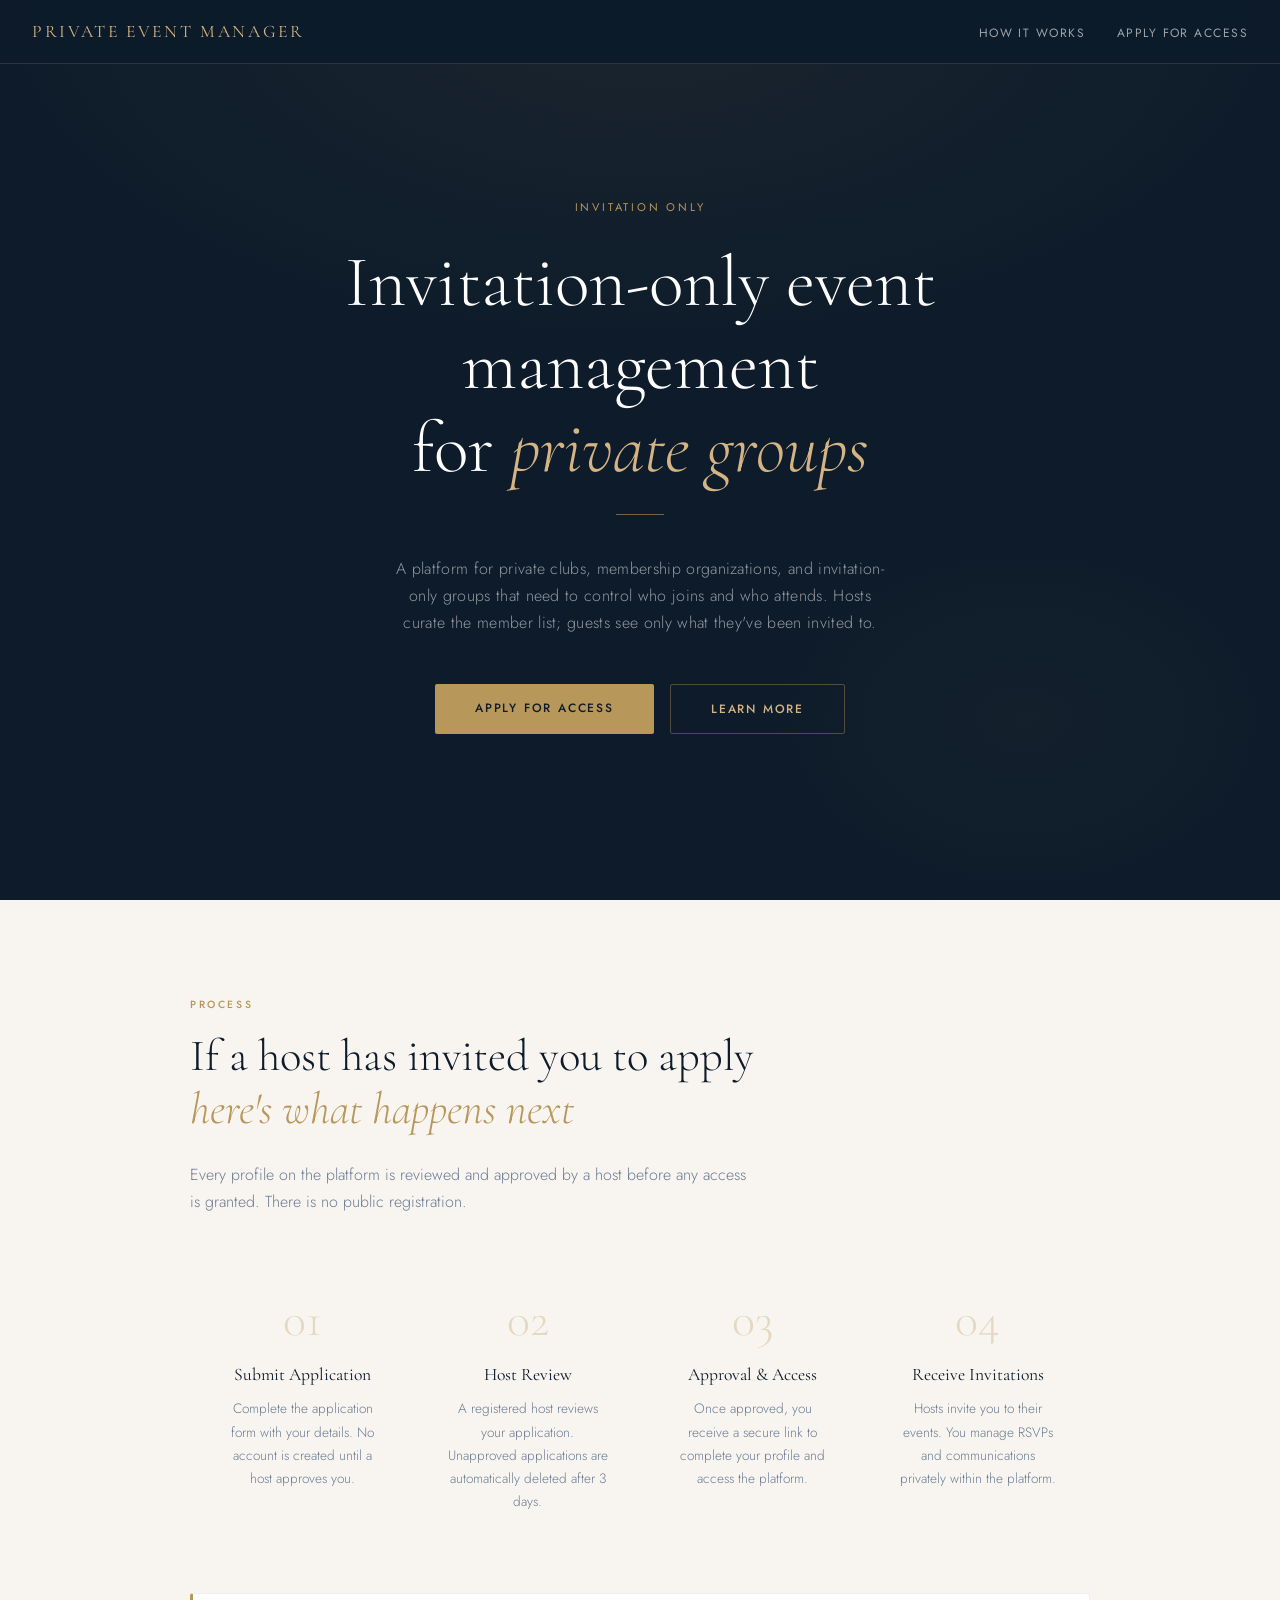
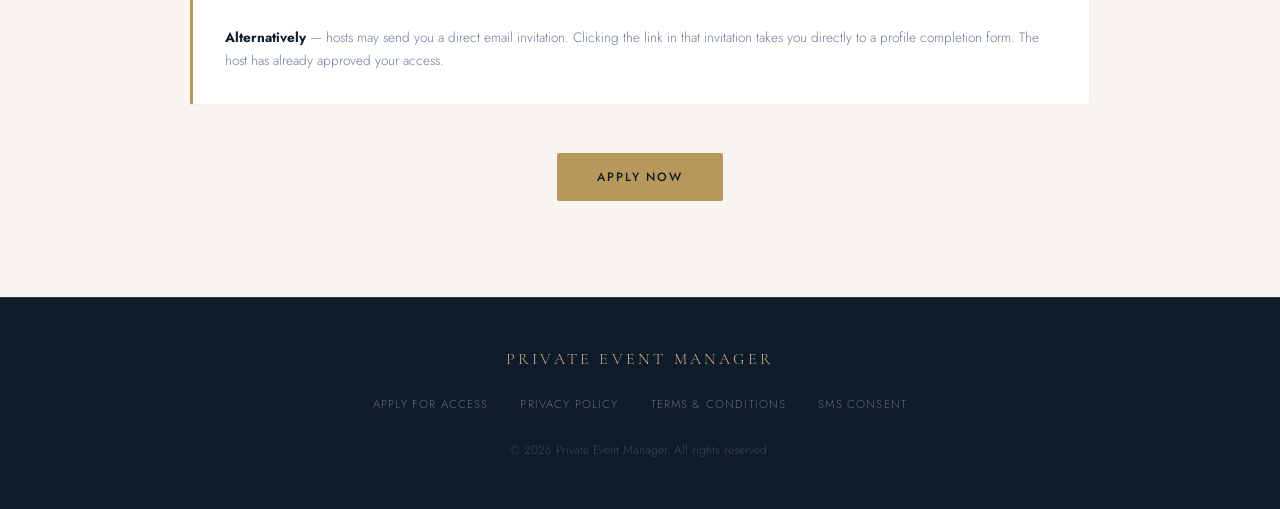
<file: index.html>
<!DOCTYPE html>
<html lang="en">
<head>
<meta charset="UTF-8">
<meta name="viewport" content="width=device-width, initial-scale=1.0">
<title>Private Event Manager — Invitation-Only Event Management</title>
<meta name="description" content="Private Event Manager is an invitation-only platform for private clubs, membership organizations, and invitation-only groups that need to control who joins and who attends.">
<link rel="stylesheet" href="style.css">
</head>
<body>

<nav>
  <a href="/" class="nav-brand">Private Event Manager</a>
  <ul class="nav-links">
    <li><a href="#how-it-works">How It Works</a></li>
    <li><a href="signup/">Apply for Access</a></li>
  </ul>
</nav>

<section class="hero">
  <div style="position:relative;z-index:1">
    <p class="hero-eyebrow">Invitation Only</p>
    <h1>Invitation-only event management<br>for <em>private groups</em></h1>
    <div class="divider-gold"></div>
    <p class="hero-sub">A platform for private clubs, membership organizations, and invitation-only groups that need to control who joins and who attends. Hosts curate the member list; guests see only what they've been invited to.</p>
    <div class="btn-group">
      <a href="signup/" class="btn btn-primary">Apply for Access</a>
      <a href="#how-it-works" class="btn btn-outline">Learn More</a>
    </div>
  </div>
</section>


<section id="how-it-works" style="background:var(--cream)">
  <div class="container">
    <p class="section-label">Process</p>
    <h2 class="section-title">If a host has invited you to apply<br><em>here's what happens next</em></h2>
    <p class="section-intro">Every profile on the platform is reviewed and approved by a host before any access is granted. There is no public registration.</p>

    <div class="steps">
      <div class="step">
        <div class="step-number">01</div>
        <h3>Submit Application</h3>
        <p>Complete the application form with your details. No account is created until a host approves you.</p>
      </div>
      <div class="step">
        <div class="step-number">02</div>
        <h3>Host Review</h3>
        <p>A registered host reviews your application. Unapproved applications are automatically deleted after 3 days.</p>
      </div>
      <div class="step">
        <div class="step-number">03</div>
        <h3>Approval & Access</h3>
        <p>Once approved, you receive a secure link to complete your profile and access the platform.</p>
      </div>
      <div class="step">
        <div class="step-number">04</div>
        <h3>Receive Invitations</h3>
        <p>Hosts invite you to their events. You manage RSVPs and communications privately within the platform.</p>
      </div>
    </div>

    <div style="margin-top:3rem;padding:2rem;background:var(--white);border:1px solid rgba(0,0,0,0.06);border-radius:3px;border-left:3px solid var(--gold)">
      <p style="font-size:0.85rem;color:var(--text-muted);line-height:1.7"><strong style="color:var(--navy)">Alternatively</strong> — hosts may send you a direct email invitation. Clicking the link in that invitation takes you directly to a profile completion form. The host has already approved your access.</p>
    </div>

    <div class="btn-group" style="margin-top:3rem;justify-content:center">
      <a href="signup/" class="btn btn-primary">Apply Now</a>
    </div>
  </div>
</section>


<footer>
  <p class="footer-brand">Private Event Manager</p>
  <ul class="footer-links">
    <li><a href="signup/">Apply for Access</a></li>
    <li><a href="privacy-policy/">Privacy Policy</a></li>
    <li><a href="terms-and-conditions/">Terms &amp; Conditions</a></li>
    <li><a href="sms-consent/">SMS Consent</a></li>
  </ul>
  <p class="footer-copy">&copy; 2026 Private Event Manager. All rights reserved.</p>
</footer>

</body>
</html>
</file>
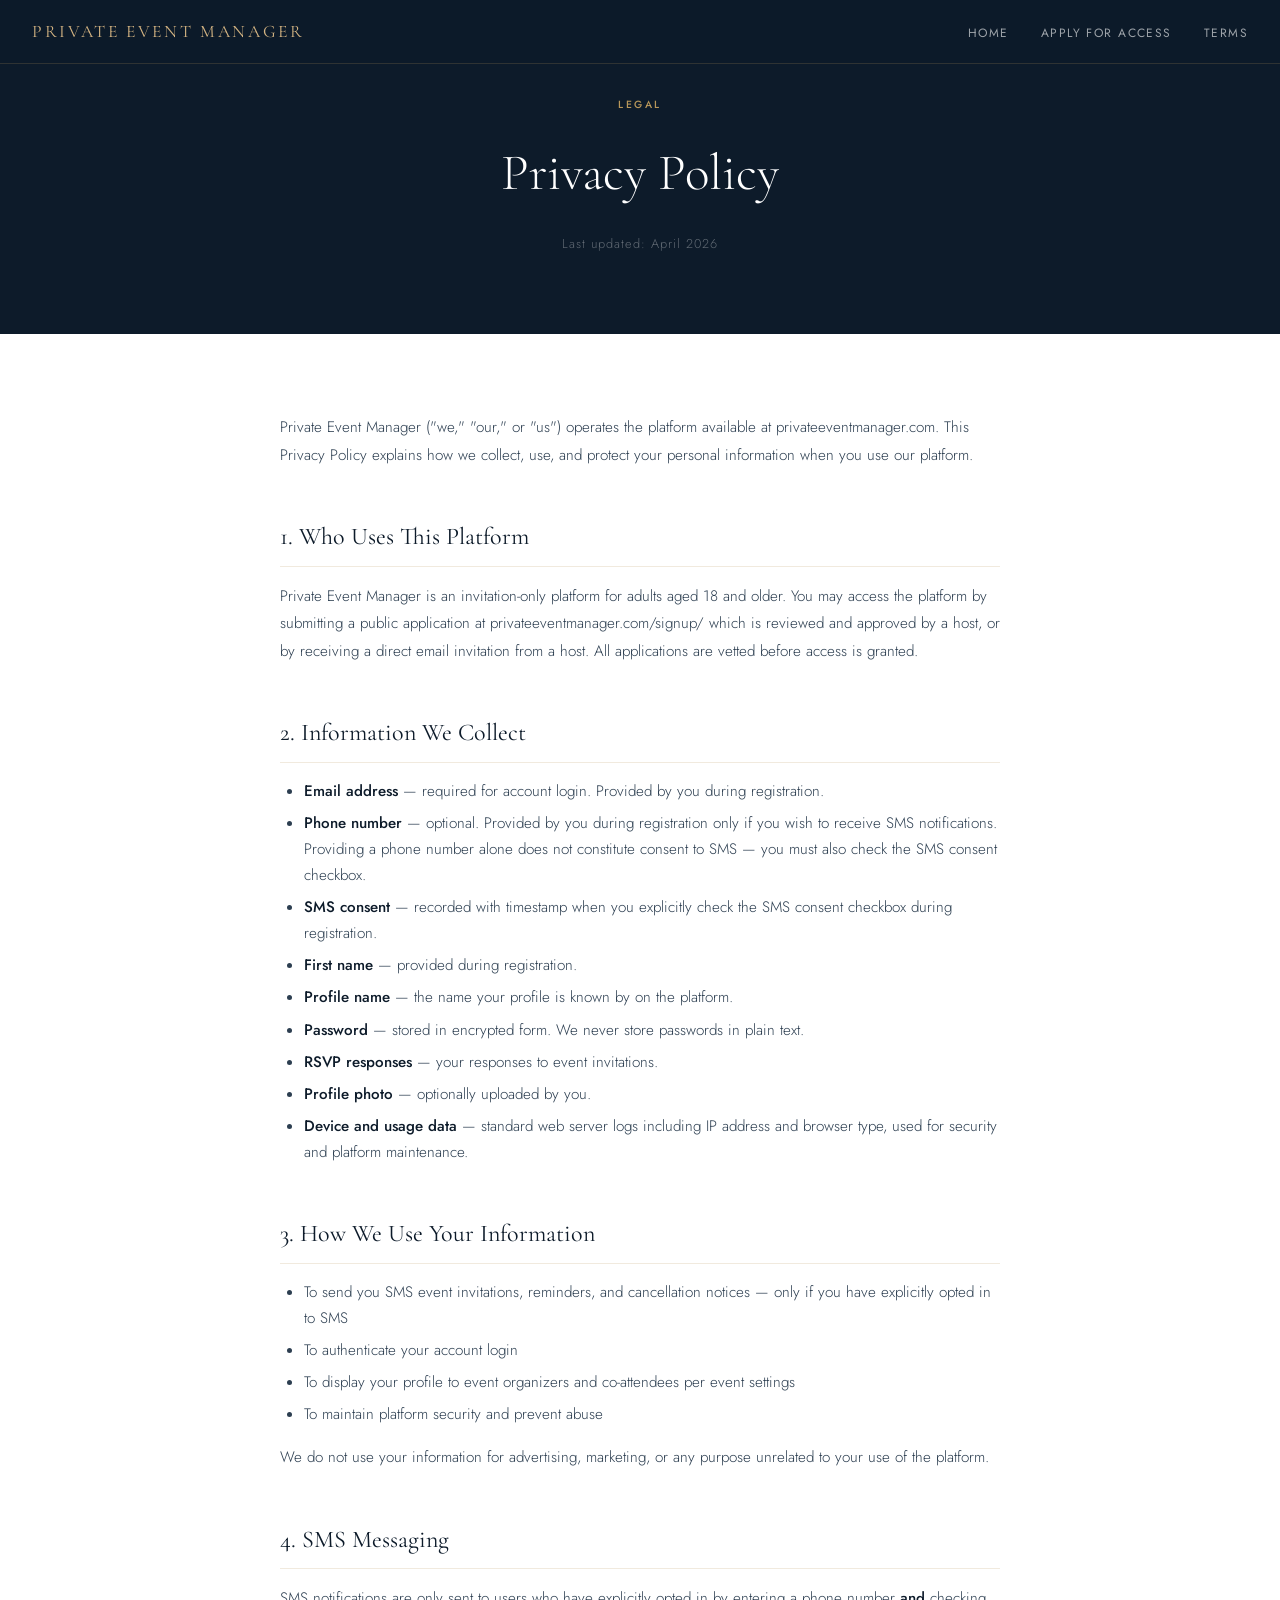
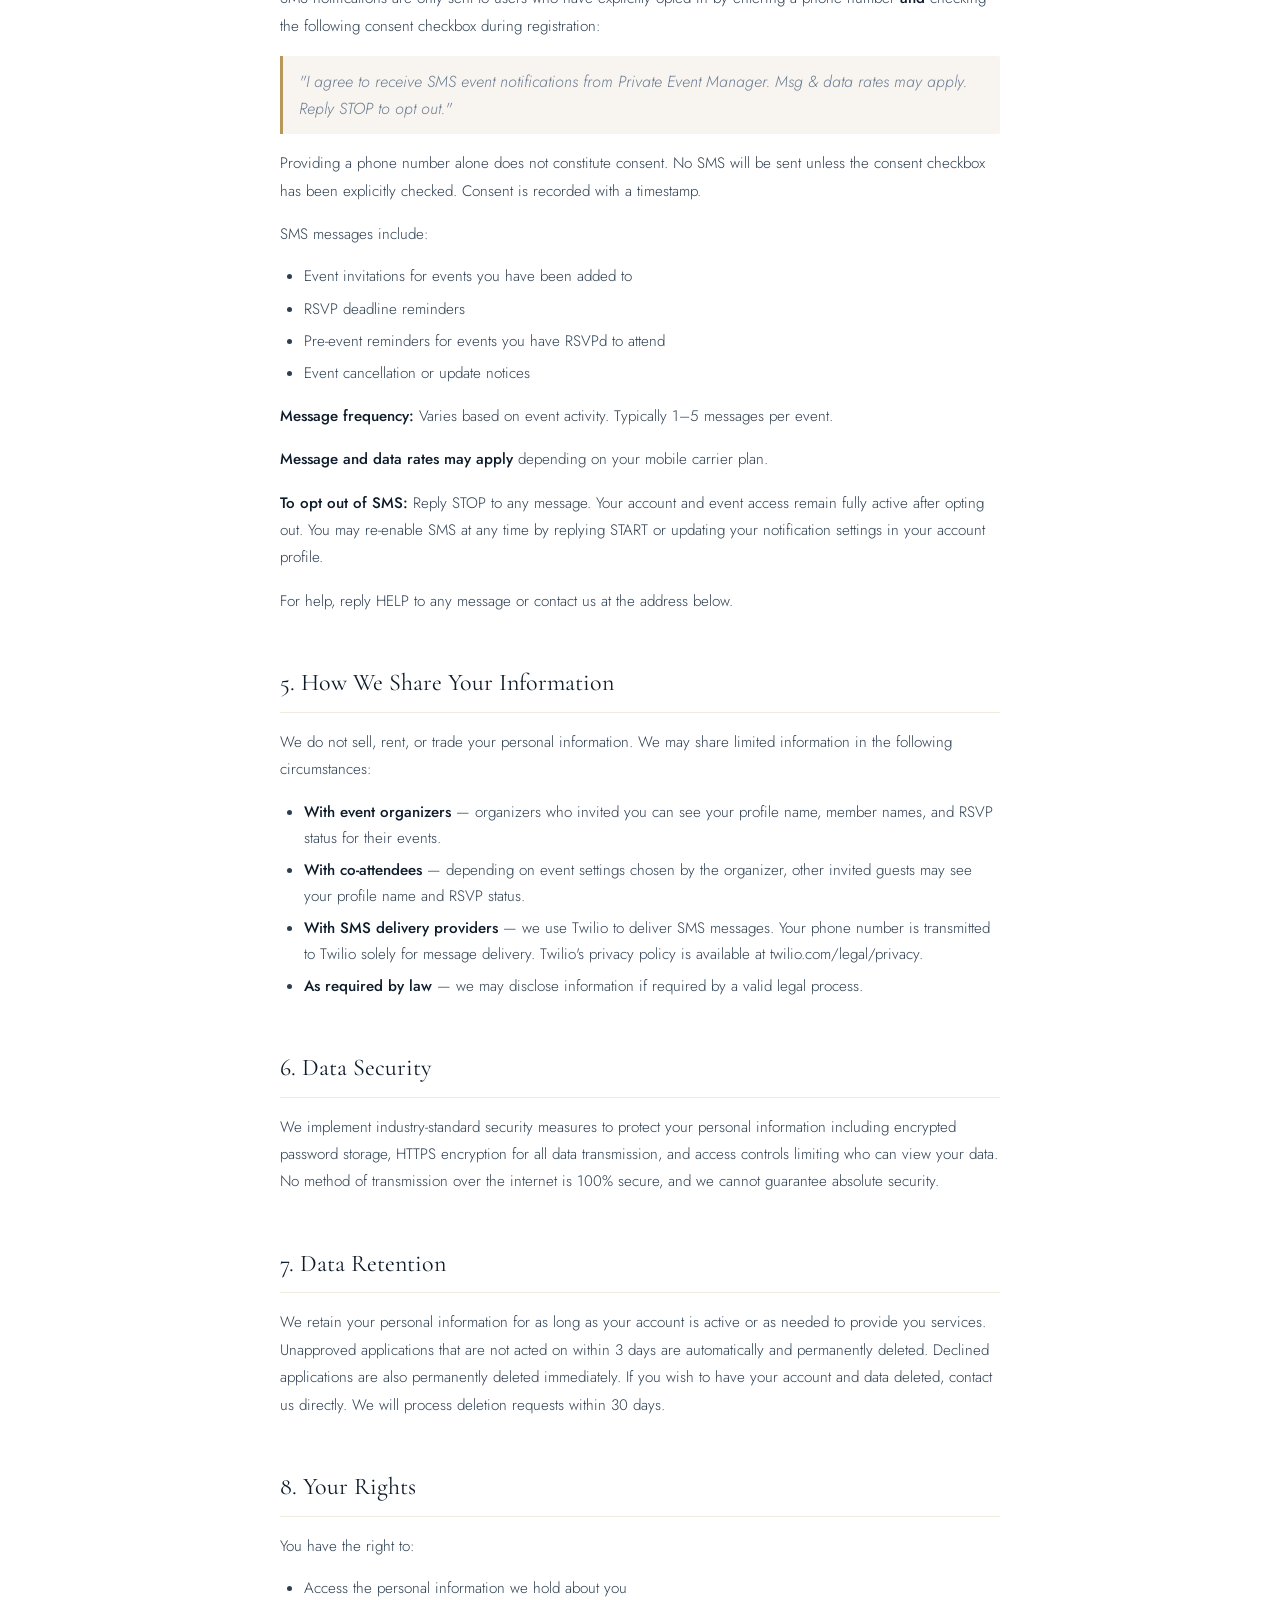
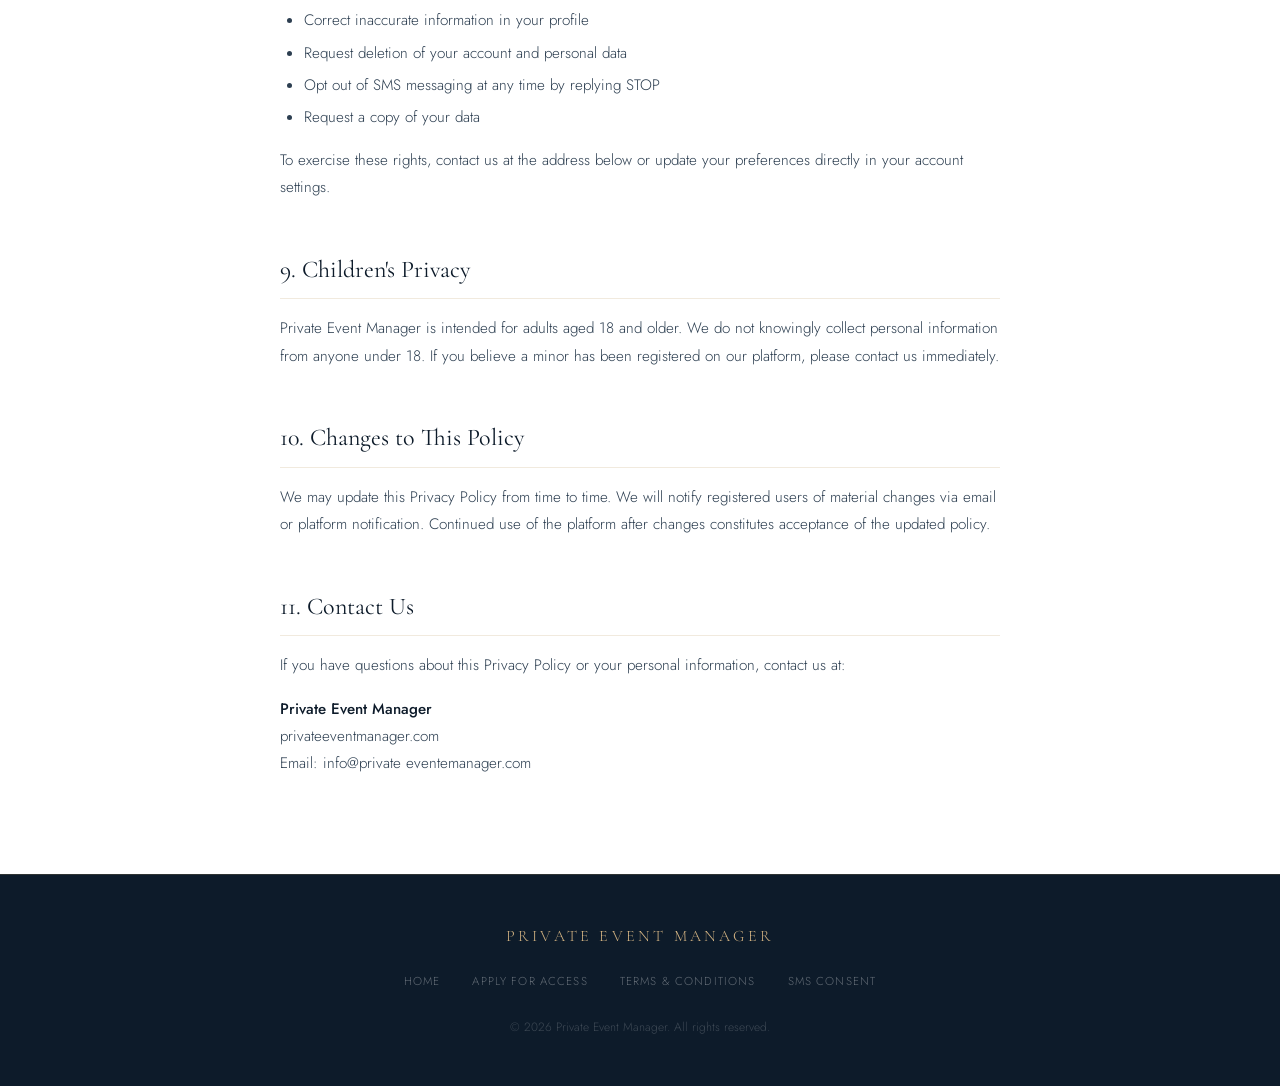
<file: privacy-policy/index.html>
<!DOCTYPE html>
<html lang="en">
<head>
<meta charset="UTF-8">
<meta name="viewport" content="width=device-width, initial-scale=1.0">
<title>Privacy Policy — Private Event Manager</title>
<link rel="stylesheet" href="../style.css">
</head>
<body>

<nav>
  <a href="/" class="nav-brand">Private Event Manager</a>
  <ul class="nav-links">
    <li><a href="/">Home</a></li>
    <li><a href="../signup/">Apply for Access</a></li>
    <li><a href="../terms-and-conditions/">Terms</a></li>
  </ul>
</nav>

<div class="doc-hero" style="padding-top:6rem">
  <p class="section-label">Legal</p>
  <h1>Privacy Policy</h1>
  <p class="last-updated">Last updated: April 2026</p>
</div>

<div class="doc-content">
  <div class="doc-body">

    <p>Private Event Manager ("we," "our," or "us") operates the platform available at privateeventmanager.com. This Privacy Policy explains how we collect, use, and protect your personal information when you use our platform.</p>

    <h2>1. Who Uses This Platform</h2>
    <p>Private Event Manager is an invitation-only platform for adults aged 18 and older. You may access the platform by submitting a public application at privateeventmanager.com/signup/ which is reviewed and approved by a host, or by receiving a direct email invitation from a host. All applications are vetted before access is granted.</p>

    <h2>2. Information We Collect</h2>
    <ul>
      <li><strong>Email address</strong> — required for account login. Provided by you during registration.</li>
      <li><strong>Phone number</strong> — optional. Provided by you during registration only if you wish to receive SMS notifications. Providing a phone number alone does not constitute consent to SMS — you must also check the SMS consent checkbox.</li>
      <li><strong>SMS consent</strong> — recorded with timestamp when you explicitly check the SMS consent checkbox during registration.</li>
      <li><strong>First name</strong> — provided during registration.</li>
      <li><strong>Profile name</strong> — the name your profile is known by on the platform.</li>
      <li><strong>Password</strong> — stored in encrypted form. We never store passwords in plain text.</li>
      <li><strong>RSVP responses</strong> — your responses to event invitations.</li>
      <li><strong>Profile photo</strong> — optionally uploaded by you.</li>
      <li><strong>Device and usage data</strong> — standard web server logs including IP address and browser type, used for security and platform maintenance.</li>
    </ul>

    <h2>3. How We Use Your Information</h2>
    <ul>
      <li>To send you SMS event invitations, reminders, and cancellation notices — only if you have explicitly opted in to SMS</li>
      <li>To authenticate your account login</li>
      <li>To display your profile to event organizers and co-attendees per event settings</li>
      <li>To maintain platform security and prevent abuse</li>
    </ul>
    <p>We do not use your information for advertising, marketing, or any purpose unrelated to your use of the platform.</p>

    <h2>4. SMS Messaging</h2>
    <p>SMS notifications are only sent to users who have explicitly opted in by entering a phone number <strong>and</strong> checking the following consent checkbox during registration:</p>
    <em>"I agree to receive SMS event notifications from Private Event Manager. Msg &amp; data rates may apply. Reply STOP to opt out."</em>
    <p>Providing a phone number alone does not constitute consent. No SMS will be sent unless the consent checkbox has been explicitly checked. Consent is recorded with a timestamp.</p>
    <p>SMS messages include:</p>
    <ul>
      <li>Event invitations for events you have been added to</li>
      <li>RSVP deadline reminders</li>
      <li>Pre-event reminders for events you have RSVPd to attend</li>
      <li>Event cancellation or update notices</li>
    </ul>
    <p><strong>Message frequency:</strong> Varies based on event activity. Typically 1–5 messages per event.</p>
    <p><strong>Message and data rates may apply</strong> depending on your mobile carrier plan.</p>
    <p><strong>To opt out of SMS:</strong> Reply STOP to any message. Your account and event access remain fully active after opting out. You may re-enable SMS at any time by replying START or updating your notification settings in your account profile.</p>
    <p>For help, reply HELP to any message or contact us at the address below.</p>

    <h2>5. How We Share Your Information</h2>
    <p>We do not sell, rent, or trade your personal information. We may share limited information in the following circumstances:</p>
    <ul>
      <li><strong>With event organizers</strong> — organizers who invited you can see your profile name, member names, and RSVP status for their events.</li>
      <li><strong>With co-attendees</strong> — depending on event settings chosen by the organizer, other invited guests may see your profile name and RSVP status.</li>
      <li><strong>With SMS delivery providers</strong> — we use Twilio to deliver SMS messages. Your phone number is transmitted to Twilio solely for message delivery. Twilio's privacy policy is available at twilio.com/legal/privacy.</li>
      <li><strong>As required by law</strong> — we may disclose information if required by a valid legal process.</li>
    </ul>

    <h2>6. Data Security</h2>
    <p>We implement industry-standard security measures to protect your personal information including encrypted password storage, HTTPS encryption for all data transmission, and access controls limiting who can view your data. No method of transmission over the internet is 100% secure, and we cannot guarantee absolute security.</p>

    <h2>7. Data Retention</h2>
    <p>We retain your personal information for as long as your account is active or as needed to provide you services. Unapproved applications that are not acted on within 3 days are automatically and permanently deleted. Declined applications are also permanently deleted immediately. If you wish to have your account and data deleted, contact us directly. We will process deletion requests within 30 days.</p>

    <h2>8. Your Rights</h2>
    <p>You have the right to:</p>
    <ul>
      <li>Access the personal information we hold about you</li>
      <li>Correct inaccurate information in your profile</li>
      <li>Request deletion of your account and personal data</li>
      <li>Opt out of SMS messaging at any time by replying STOP</li>
      <li>Request a copy of your data</li>
    </ul>
    <p>To exercise these rights, contact us at the address below or update your preferences directly in your account settings.</p>

    <h2>9. Children's Privacy</h2>
    <p>Private Event Manager is intended for adults aged 18 and older. We do not knowingly collect personal information from anyone under 18. If you believe a minor has been registered on our platform, please contact us immediately.</p>

    <h2>10. Changes to This Policy</h2>
    <p>We may update this Privacy Policy from time to time. We will notify registered users of material changes via email or platform notification. Continued use of the platform after changes constitutes acceptance of the updated policy.</p>

    <h2>11. Contact Us</h2>
    <p>If you have questions about this Privacy Policy or your personal information, contact us at:</p>
    <p><strong>Private Event Manager</strong><br>
    privateeventmanager.com<br>
    <!-- Email obfuscated against scrapers -->
    Email: <span class="email-protect">moc.reganametneve etavirp@ofni</span></p>

  </div>
</div>

<footer>
  <p class="footer-brand">Private Event Manager</p>
  <ul class="footer-links">
    <li><a href="/">Home</a></li>
    <li><a href="../signup/">Apply for Access</a></li>
    <li><a href="../terms-and-conditions/">Terms &amp; Conditions</a></li>
    <li><a href="../sms-consent/">SMS Consent</a></li>
  </ul>
  <p class="footer-copy">&copy; 2026 Private Event Manager. All rights reserved.</p>
</footer>

</body>
</html>
</file>
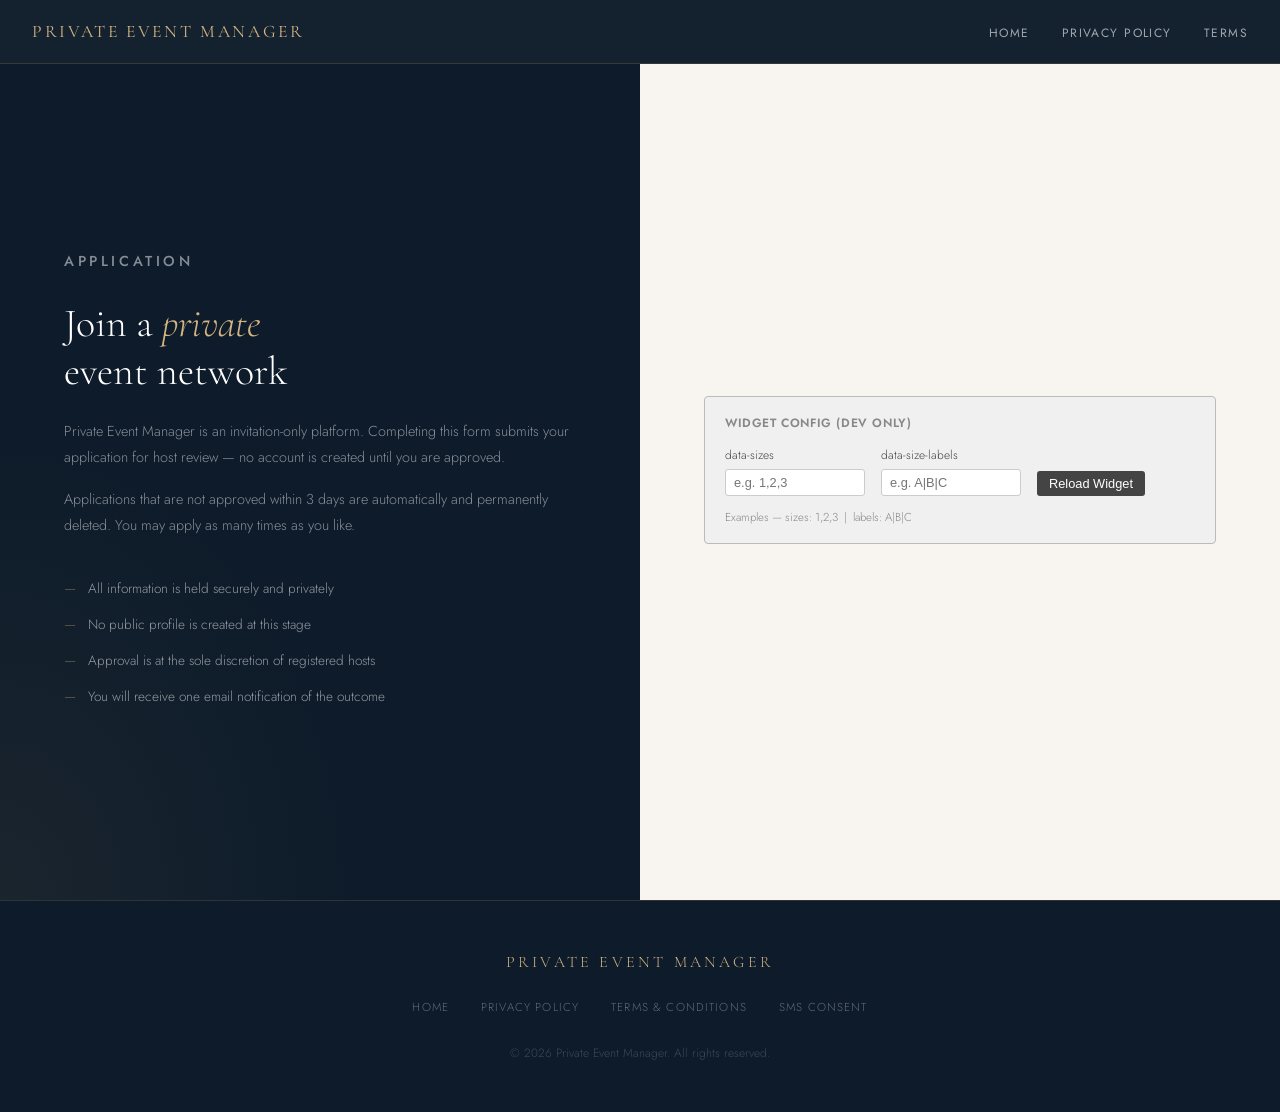
<file: signup-widget-test/index.html>
<!DOCTYPE html>
<html lang="en">
<head>
<meta charset="UTF-8">
<meta name="viewport" content="width=device-width, initial-scale=1.0">
<title>Widget Test — Private Event Manager</title>
<meta name="robots" content="noindex, nofollow">
<link rel="stylesheet" href="../style.css">
</head>
<body>

<nav>
  <a href="/" class="nav-brand">Private Event Manager</a>
  <ul class="nav-links">
    <li><a href="/">Home</a></li>
    <li><a href="../privacy-policy/">Privacy Policy</a></li>
    <li><a href="../terms-and-conditions/">Terms</a></li>
  </ul>
</nav>

<div class="signup-section">

  <div class="signup-left">
    <div>
      <p class="section-label" style="margin-bottom:1.5rem">Application</p>
      <h2>Join a <em>private</em><br>event network</h2>
      <p>Private Event Manager is an invitation-only platform. Completing this form submits your application for host review — no account is created until you are approved.</p>
      <p>Applications that are not approved within 3 days are automatically and permanently deleted. You may apply as many times as you like.</p>
      <ul class="signup-points">
        <li>All information is held securely and privately</li>
        <li>No public profile is created at this stage</li>
        <li>Approval is at the sole discretion of registered hosts</li>
        <li>You will receive one email notification of the outcome</li>
      </ul>
    </div>
  </div>

  <div class="signup-right">

    <!-- Dev control panel — not production UI -->
    <div style="background:#f0f0f0;border:1px solid #bbb;border-radius:4px;padding:1rem 1.25rem;margin-bottom:1.5rem;font-size:0.8rem;color:#444">
      <p style="margin:0 0 0.75rem;font-weight:600;font-size:0.75rem;text-transform:uppercase;letter-spacing:0.05em;color:#888">Widget Config (Dev Only)</p>
      <div style="display:flex;flex-wrap:wrap;gap:0.5rem 1rem;margin-bottom:0.75rem;align-items:flex-end">
        <div>
          <label for="dev-sizes" style="display:block;margin-bottom:0.25rem;font-size:0.75rem">data-sizes</label>
          <input id="dev-sizes" type="text" value="" placeholder="e.g. 1,2,3" style="font-size:0.8rem;padding:0.3rem 0.5rem;border:1px solid #ccc;border-radius:3px;width:140px">
        </div>
        <div>
          <label for="dev-labels" style="display:block;margin-bottom:0.25rem;font-size:0.75rem">data-size-labels</label>
          <input id="dev-labels" type="text" value="" placeholder="e.g. A|B|C" style="font-size:0.8rem;padding:0.3rem 0.5rem;border:1px solid #ccc;border-radius:3px;width:140px">
        </div>
        <button onclick="reloadWidget()" style="font-size:0.8rem;padding:0.3rem 0.75rem;background:#444;color:#fff;border:none;border-radius:3px;cursor:pointer">Reload Widget</button>
      </div>
      <p style="margin:0;color:#888;font-size:0.72rem">Examples — sizes: 1,2,3 &nbsp;|&nbsp; labels: A|B|C</p>
    </div>

    <!-- Widget host — replaced on reload -->
    <div id="pem-widget-host">
      <div id="pem-signup-widget" data-sizes="" data-size-labels=""></div>
      <script src="https://pemdev.local/wp-json/pem/v1/signup-widget.js" async></script>
    </div>

  </div>
</div>

<footer>
  <p class="footer-brand">Private Event Manager</p>
  <ul class="footer-links">
    <li><a href="/">Home</a></li>
    <li><a href="../privacy-policy/">Privacy Policy</a></li>
    <li><a href="../terms-and-conditions/">Terms &amp; Conditions</a></li>
    <li><a href="../sms-consent/">SMS Consent</a></li>
  </ul>
  <p class="footer-copy">&copy; 2026 Private Event Manager. All rights reserved.</p>
</footer>

<script>
function reloadWidget() {
  var sizes = document.getElementById('dev-sizes').value;
  var labels = document.getElementById('dev-labels').value;

  var container = document.getElementById('pem-widget-host');
  container.innerHTML = '';

  var widget = document.createElement('div');
  widget.id = 'pem-signup-widget';
  widget.setAttribute('data-sizes', sizes);
  widget.setAttribute('data-size-labels', labels);
  container.appendChild(widget);

  var script = document.createElement('script');
  script.src = 'https://pemdev.local/wp-json/pem/v1/signup-widget.js?t=' + Date.now();
  script.async = true;
  container.appendChild(script);
}
</script>

</body>
</html>
</file>
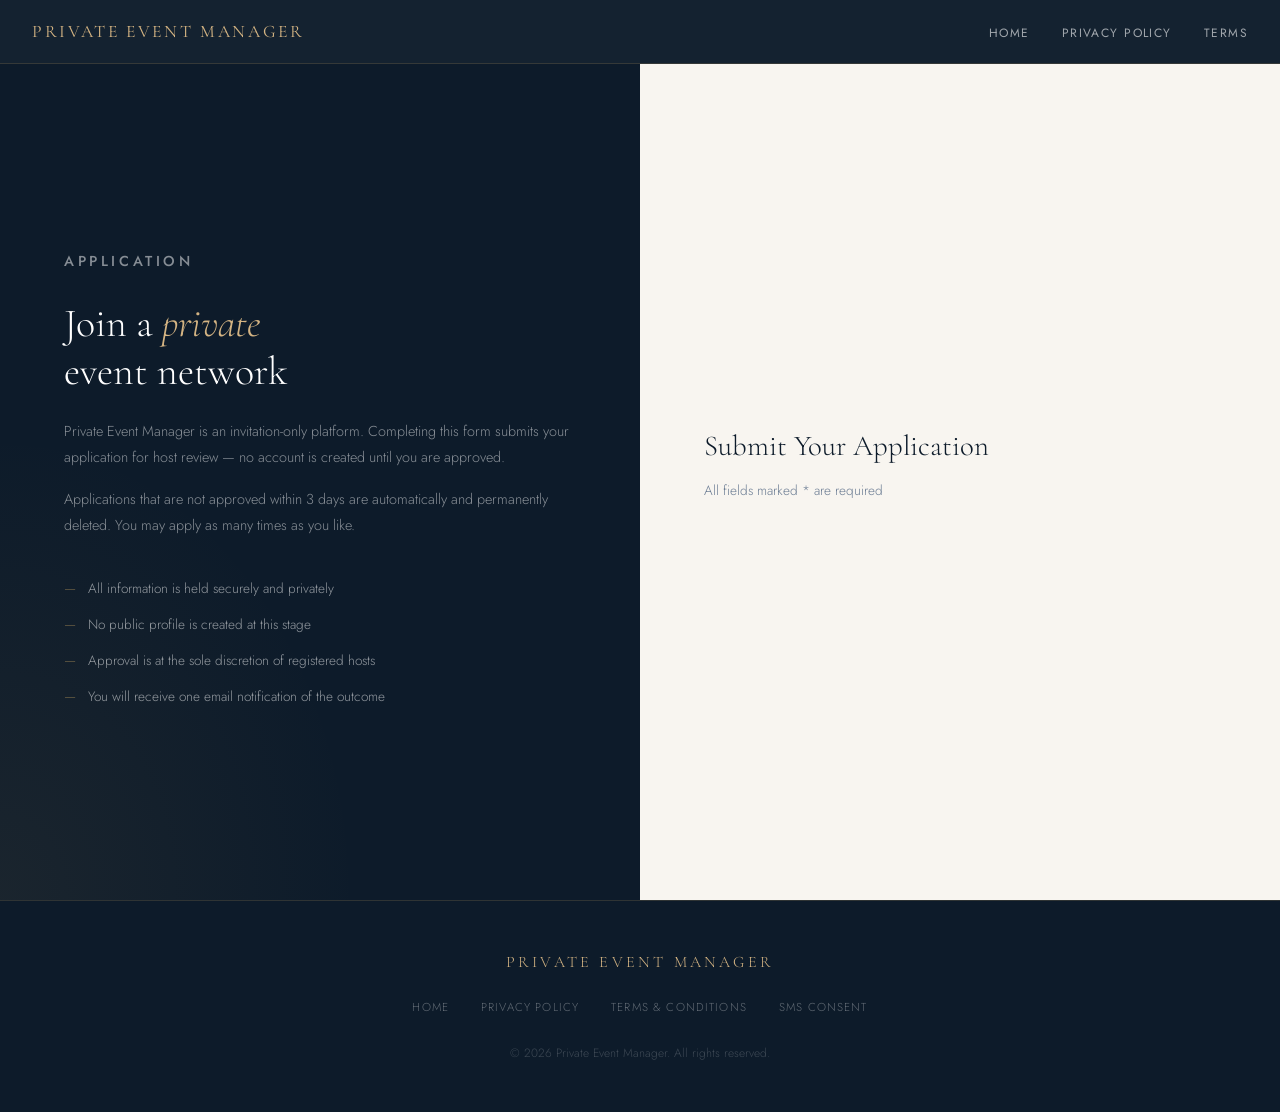
<file: signup/index.html>
<!DOCTYPE html>
<html lang="en">
<head>
<meta charset="UTF-8">
<meta name="viewport" content="width=device-width, initial-scale=1.0">
<title>Apply for Access — Private Event Manager</title>
<meta name="description" content="Submit an application to join the Private Event Manager platform. Applications are reviewed by registered hosts.">
<link rel="stylesheet" href="../style.css">
</head>
<body>

<nav>
  <a href="/" class="nav-brand">Private Event Manager</a>
  <ul class="nav-links">
    <li><a href="/">Home</a></li>
    <li><a href="../privacy-policy/">Privacy Policy</a></li>
    <li><a href="../terms-and-conditions/">Terms</a></li>
  </ul>
</nav>

<div class="signup-section">

  <div class="signup-left">
    <div>
      <p class="section-label" style="margin-bottom:1.5rem">Application</p>
      <h2>Join a <em>private</em><br>event network</h2>
      <p>Private Event Manager is an invitation-only platform. Completing this form submits your application for host review — no account is created until you are approved.</p>
      <p>Applications that are not approved within 3 days are automatically and permanently deleted. You may apply as many times as you like.</p>
      <ul class="signup-points">
        <li>All information is held securely and privately</li>
        <li>No public profile is created at this stage</li>
        <li>Approval is at the sole discretion of registered hosts</li>
        <li>You will receive one email notification of the outcome</li>
      </ul>
    </div>
  </div>

  <div class="signup-right">
    <h3>Submit Your Application</h3>
    <p class="sub">All fields marked * are required</p>

    <!-- PEM Signup Widget loads here -->
    <div id="pem-signup-widget">
    </div>
  </div>
</div>

<footer>
  <p class="footer-brand">Private Event Manager</p>
  <ul class="footer-links">
    <li><a href="/">Home</a></li>
    <li><a href="../privacy-policy/">Privacy Policy</a></li>
    <li><a href="../terms-and-conditions/">Terms &amp; Conditions</a></li>
    <li><a href="../sms-consent/">SMS Consent</a></li>
  </ul>
  <p class="footer-copy">&copy; 2026 Private Event Manager. All rights reserved.</p>
</footer>

<script src="https://swinging.party/wp-json/pem/v1/signup-widget.js" async></script>

</body>
</html>
</file>
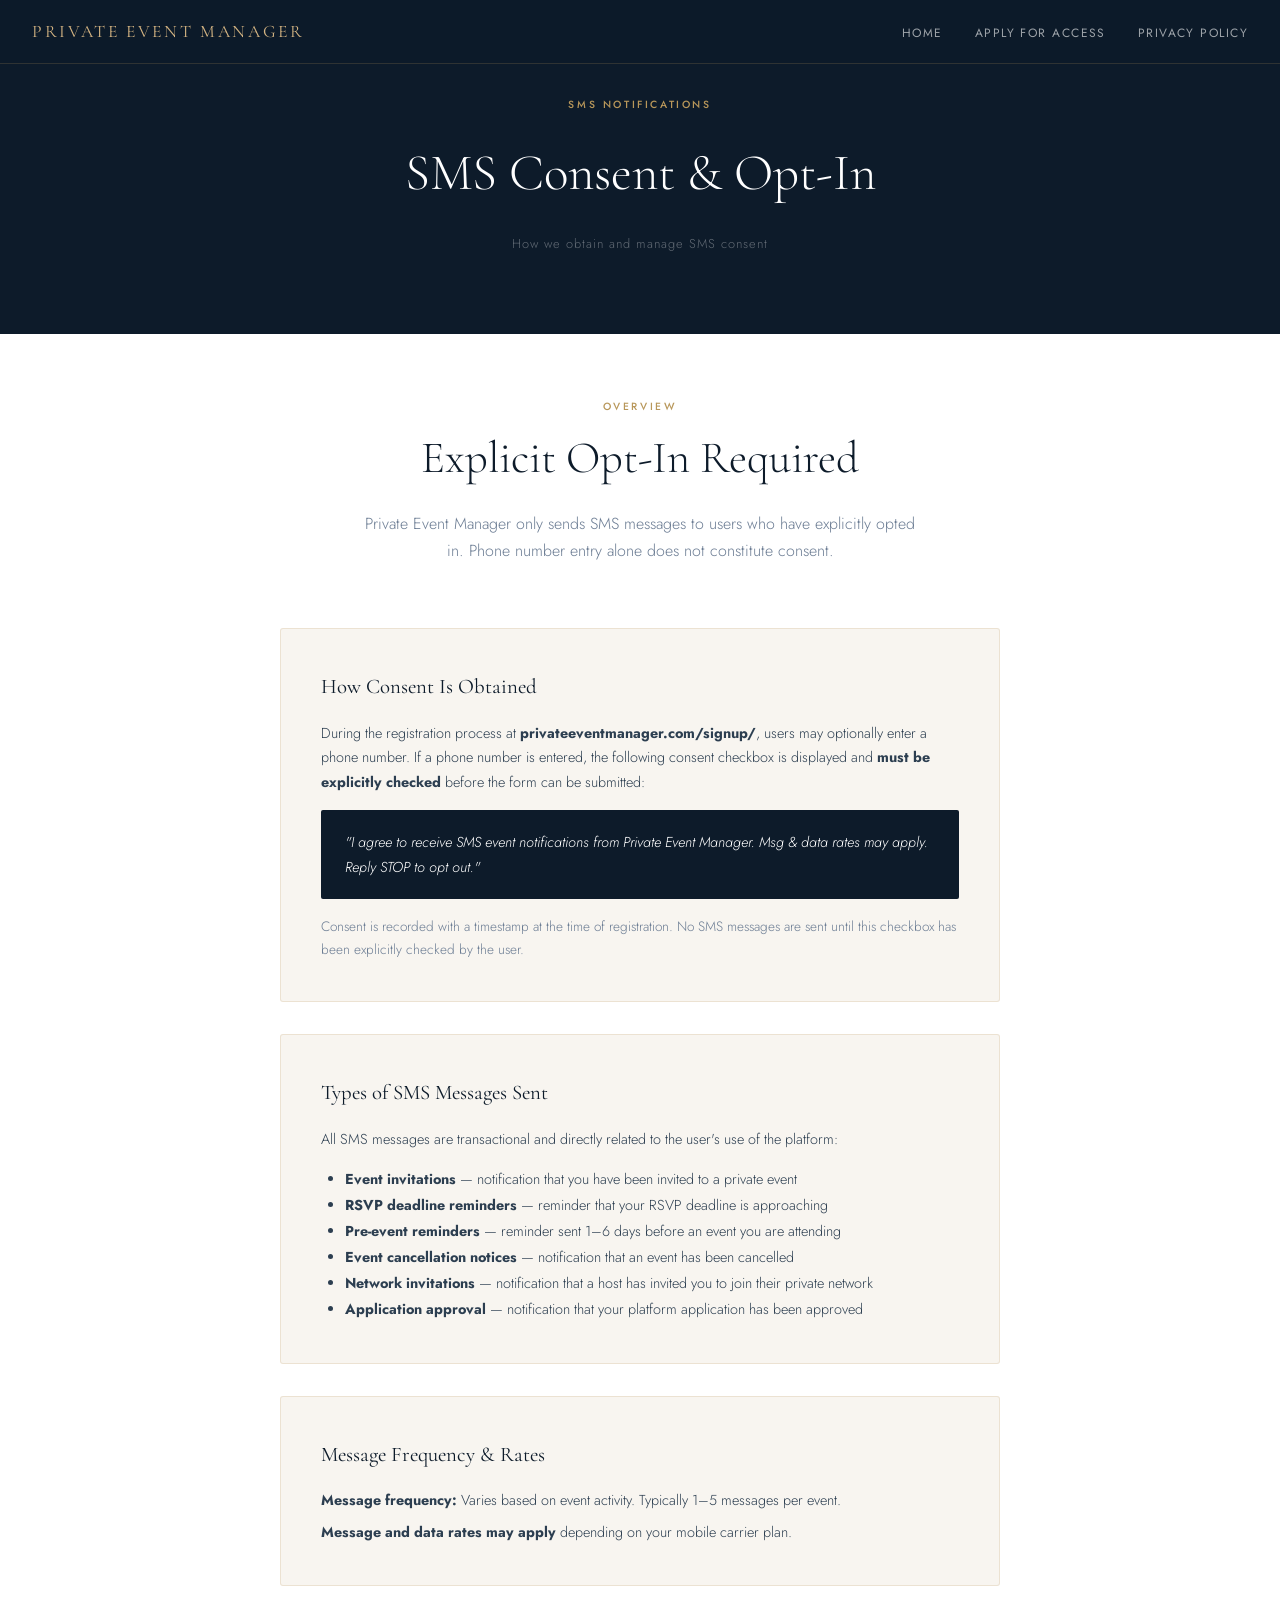
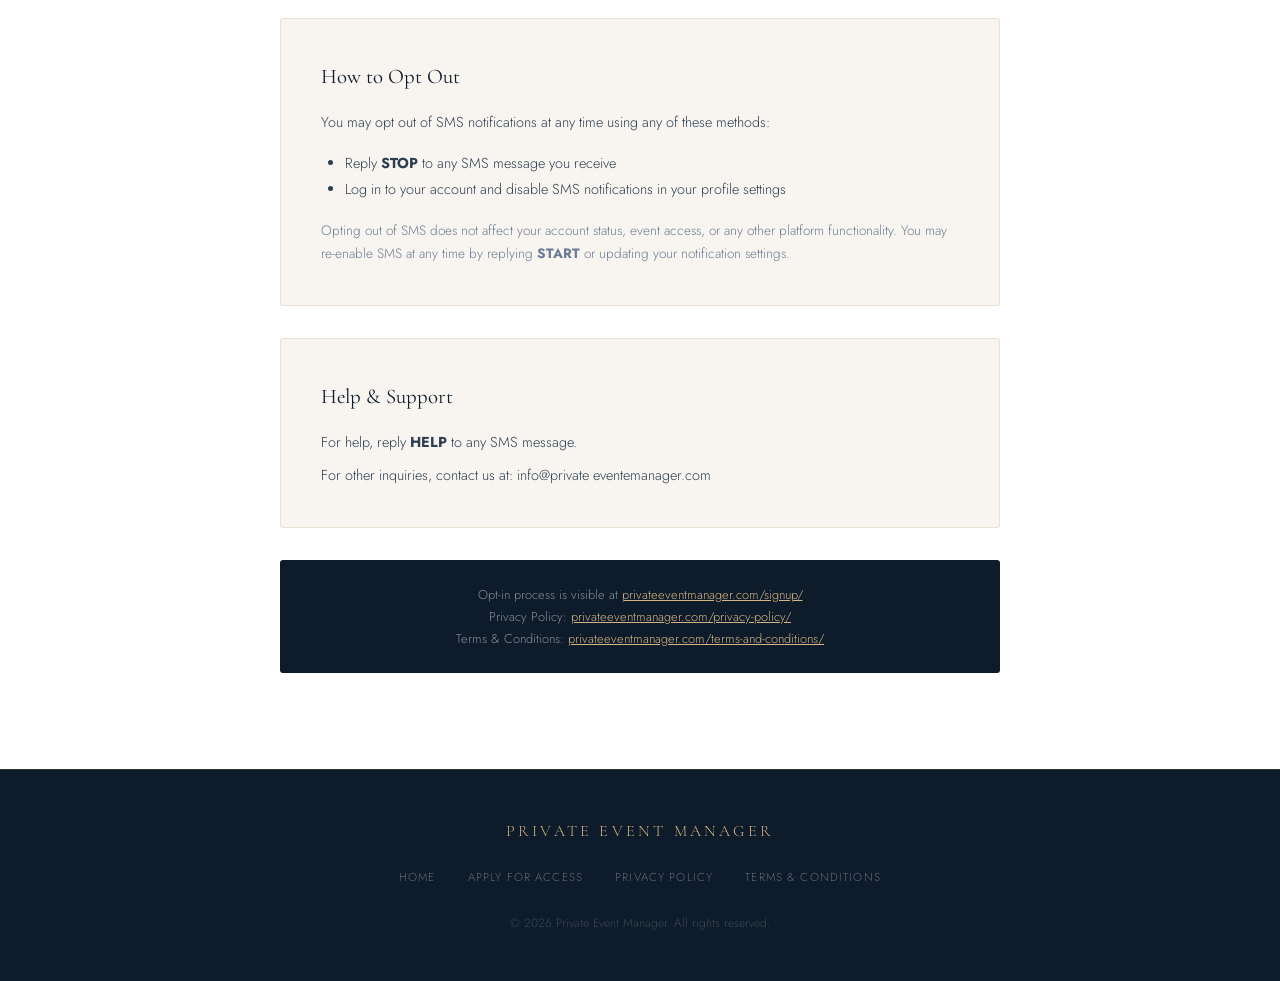
<file: sms-consent/index.html>
<!DOCTYPE html>
<html lang="en">
<head>
<meta charset="UTF-8">
<meta name="viewport" content="width=device-width, initial-scale=1.0">
<title>SMS Consent — Private Event Manager</title>
<meta name="description" content="SMS notification consent information for Private Event Manager platform users.">
<link rel="stylesheet" href="../style.css">
</head>
<body>

<nav>
  <a href="/" class="nav-brand">Private Event Manager</a>
  <ul class="nav-links">
    <li><a href="/">Home</a></li>
    <li><a href="../signup/">Apply for Access</a></li>
    <li><a href="../privacy-policy/">Privacy Policy</a></li>
  </ul>
</nav>

<div class="doc-hero" style="padding-top:6rem">
  <p class="section-label">SMS Notifications</p>
  <h1>SMS Consent &amp; Opt-In</h1>
  <p class="last-updated">How we obtain and manage SMS consent</p>
</div>

<div class="consent-page" style="margin-top:0;padding-top:4rem">
  <div class="container" style="max-width:720px">

    <div class="consent-header">
      <p class="section-label">Overview</p>
      <h2 class="section-title">Explicit Opt-In Required</h2>
      <p style="color:var(--text-muted);max-width:560px;margin:0 auto">Private Event Manager only sends SMS messages to users who have explicitly opted in. Phone number entry alone does not constitute consent.</p>
    </div>

    <div class="consent-box">
      <h3>How Consent Is Obtained</h3>
      <p style="font-size:0.9rem;color:var(--text);margin-bottom:1rem">During the registration process at <strong>privateeventmanager.com/signup/</strong>, users may optionally enter a phone number. If a phone number is entered, the following consent checkbox is displayed and <strong>must be explicitly checked</strong> before the form can be submitted:</p>
      <div class="consent-statement">
        "I agree to receive SMS event notifications from Private Event Manager. Msg &amp; data rates may apply. Reply STOP to opt out."
      </div>
      <p style="font-size:0.85rem;color:var(--text-muted);margin-top:1rem">Consent is recorded with a timestamp at the time of registration. No SMS messages are sent until this checkbox has been explicitly checked by the user.</p>
    </div>

    <div class="consent-box">
      <h3>Types of SMS Messages Sent</h3>
      <p style="font-size:0.9rem;color:var(--text);margin-bottom:1rem">All SMS messages are transactional and directly related to the user's use of the platform:</p>
      <ul style="font-size:0.9rem;color:var(--text);margin-left:1.5rem;line-height:1.8">
        <li><strong>Event invitations</strong> — notification that you have been invited to a private event</li>
        <li><strong>RSVP deadline reminders</strong> — reminder that your RSVP deadline is approaching</li>
        <li><strong>Pre-event reminders</strong> — reminder sent 1–6 days before an event you are attending</li>
        <li><strong>Event cancellation notices</strong> — notification that an event has been cancelled</li>
        <li><strong>Network invitations</strong> — notification that a host has invited you to join their private network</li>
        <li><strong>Application approval</strong> — notification that your platform application has been approved</li>
      </ul>
    </div>

    <div class="consent-box">
      <h3>Message Frequency &amp; Rates</h3>
      <p style="font-size:0.9rem;color:var(--text);margin-bottom:0.5rem"><strong>Message frequency:</strong> Varies based on event activity. Typically 1–5 messages per event.</p>
      <p style="font-size:0.9rem;color:var(--text)"><strong>Message and data rates may apply</strong> depending on your mobile carrier plan.</p>
    </div>

    <div class="consent-box">
      <h3>How to Opt Out</h3>
      <p style="font-size:0.9rem;color:var(--text);margin-bottom:1rem">You may opt out of SMS notifications at any time using any of these methods:</p>
      <ul style="font-size:0.9rem;color:var(--text);margin-left:1.5rem;line-height:1.8">
        <li>Reply <strong>STOP</strong> to any SMS message you receive</li>
        <li>Log in to your account and disable SMS notifications in your profile settings</li>
      </ul>
      <p style="font-size:0.85rem;color:var(--text-muted);margin-top:1rem">Opting out of SMS does not affect your account status, event access, or any other platform functionality. You may re-enable SMS at any time by replying <strong>START</strong> or updating your notification settings.</p>
    </div>

    <div class="consent-box">
      <h3>Help &amp; Support</h3>
      <p style="font-size:0.9rem;color:var(--text);margin-bottom:0.5rem">For help, reply <strong>HELP</strong> to any SMS message.</p>
      <p style="font-size:0.9rem;color:var(--text)">For other inquiries, contact us at: <span class="email-protect">moc.reganametneve etavirp@ofni</span></p>
    </div>

    <div style="margin-top:2rem;padding:1.5rem;background:var(--navy);border-radius:3px;text-align:center">
      <p style="font-size:0.8rem;color:rgba(255,255,255,0.5);line-height:1.7">
        Opt-in process is visible at <a href="../signup/" style="color:var(--gold-light)">privateeventmanager.com/signup/</a><br>
        Privacy Policy: <a href="../privacy-policy/" style="color:var(--gold-light)">privateeventmanager.com/privacy-policy/</a><br>
        Terms &amp; Conditions: <a href="../terms-and-conditions/" style="color:var(--gold-light)">privateeventmanager.com/terms-and-conditions/</a>
      </p>
    </div>

  </div>
</div>

<footer>
  <p class="footer-brand">Private Event Manager</p>
  <ul class="footer-links">
    <li><a href="/">Home</a></li>
    <li><a href="../signup/">Apply for Access</a></li>
    <li><a href="../privacy-policy/">Privacy Policy</a></li>
    <li><a href="../terms-and-conditions/">Terms &amp; Conditions</a></li>
  </ul>
  <p class="footer-copy">&copy; 2026 Private Event Manager. All rights reserved.</p>
</footer>

</body>
</html>
</file>
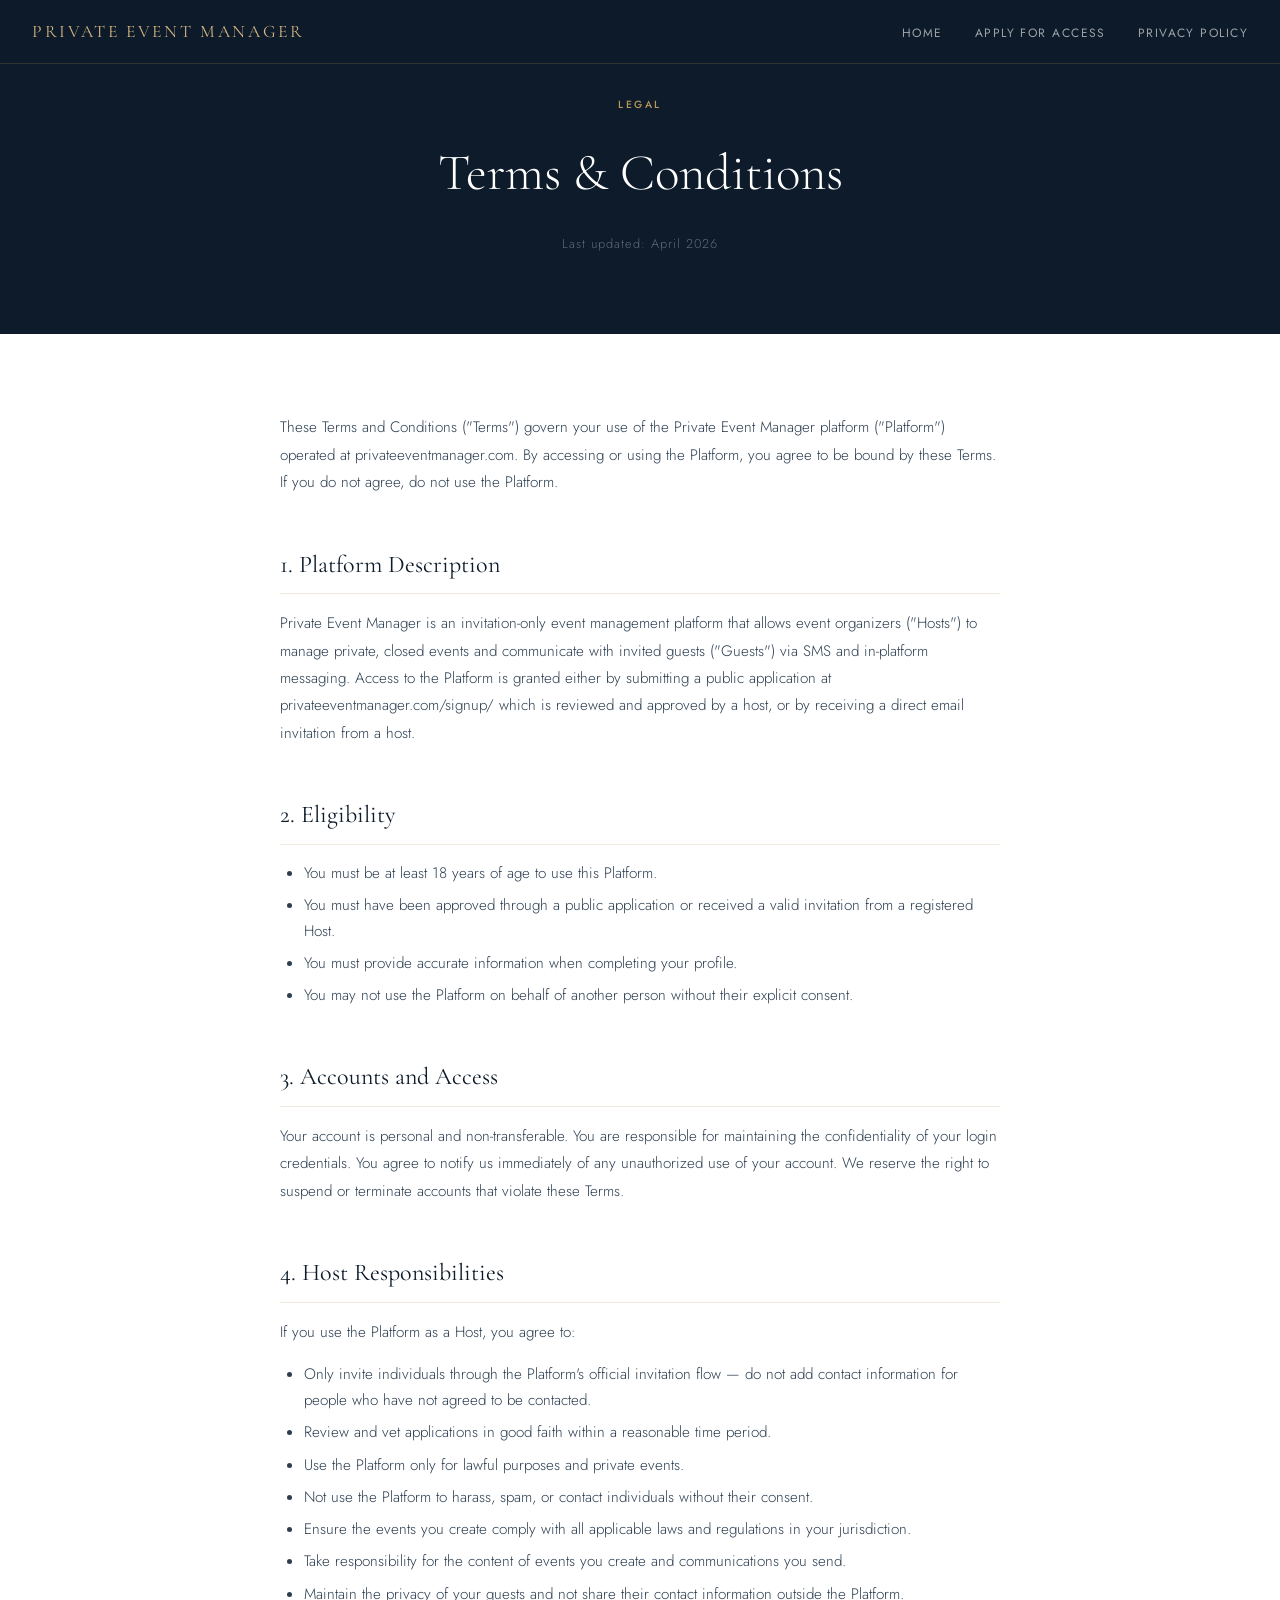
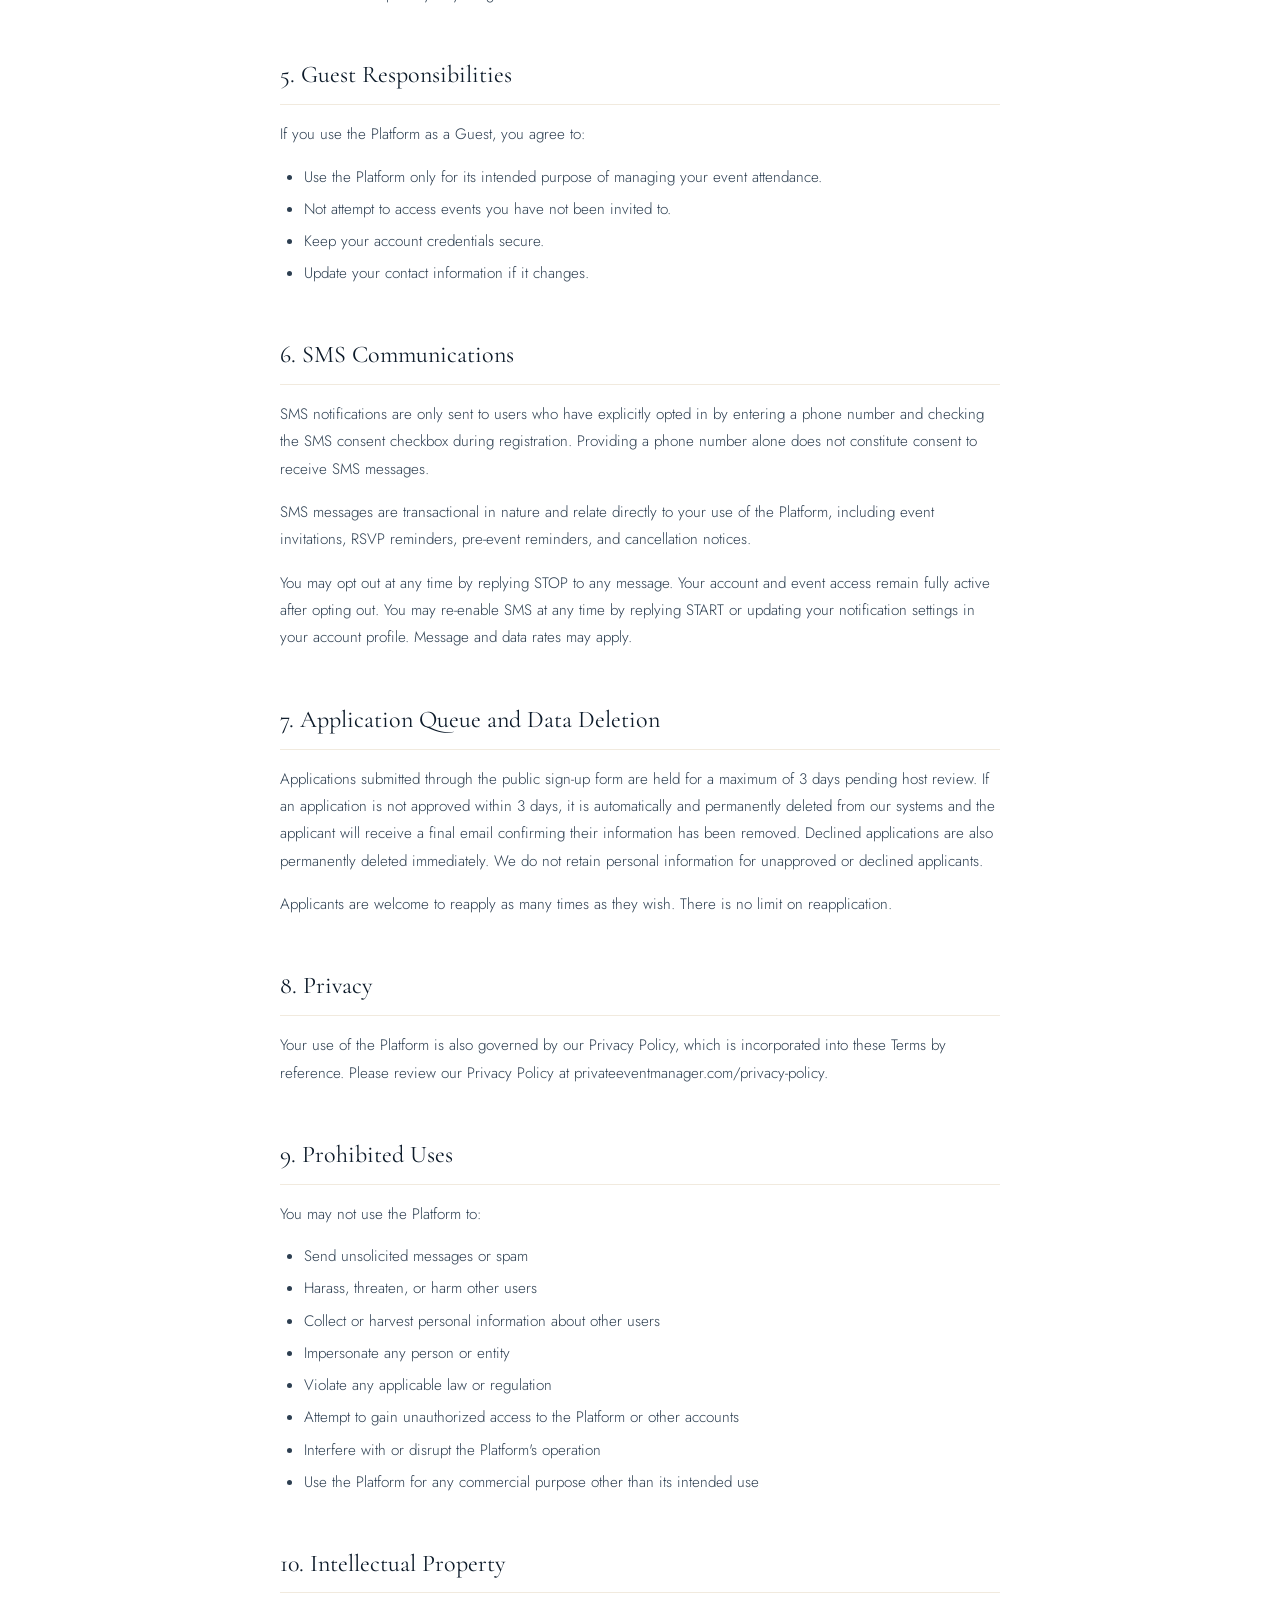
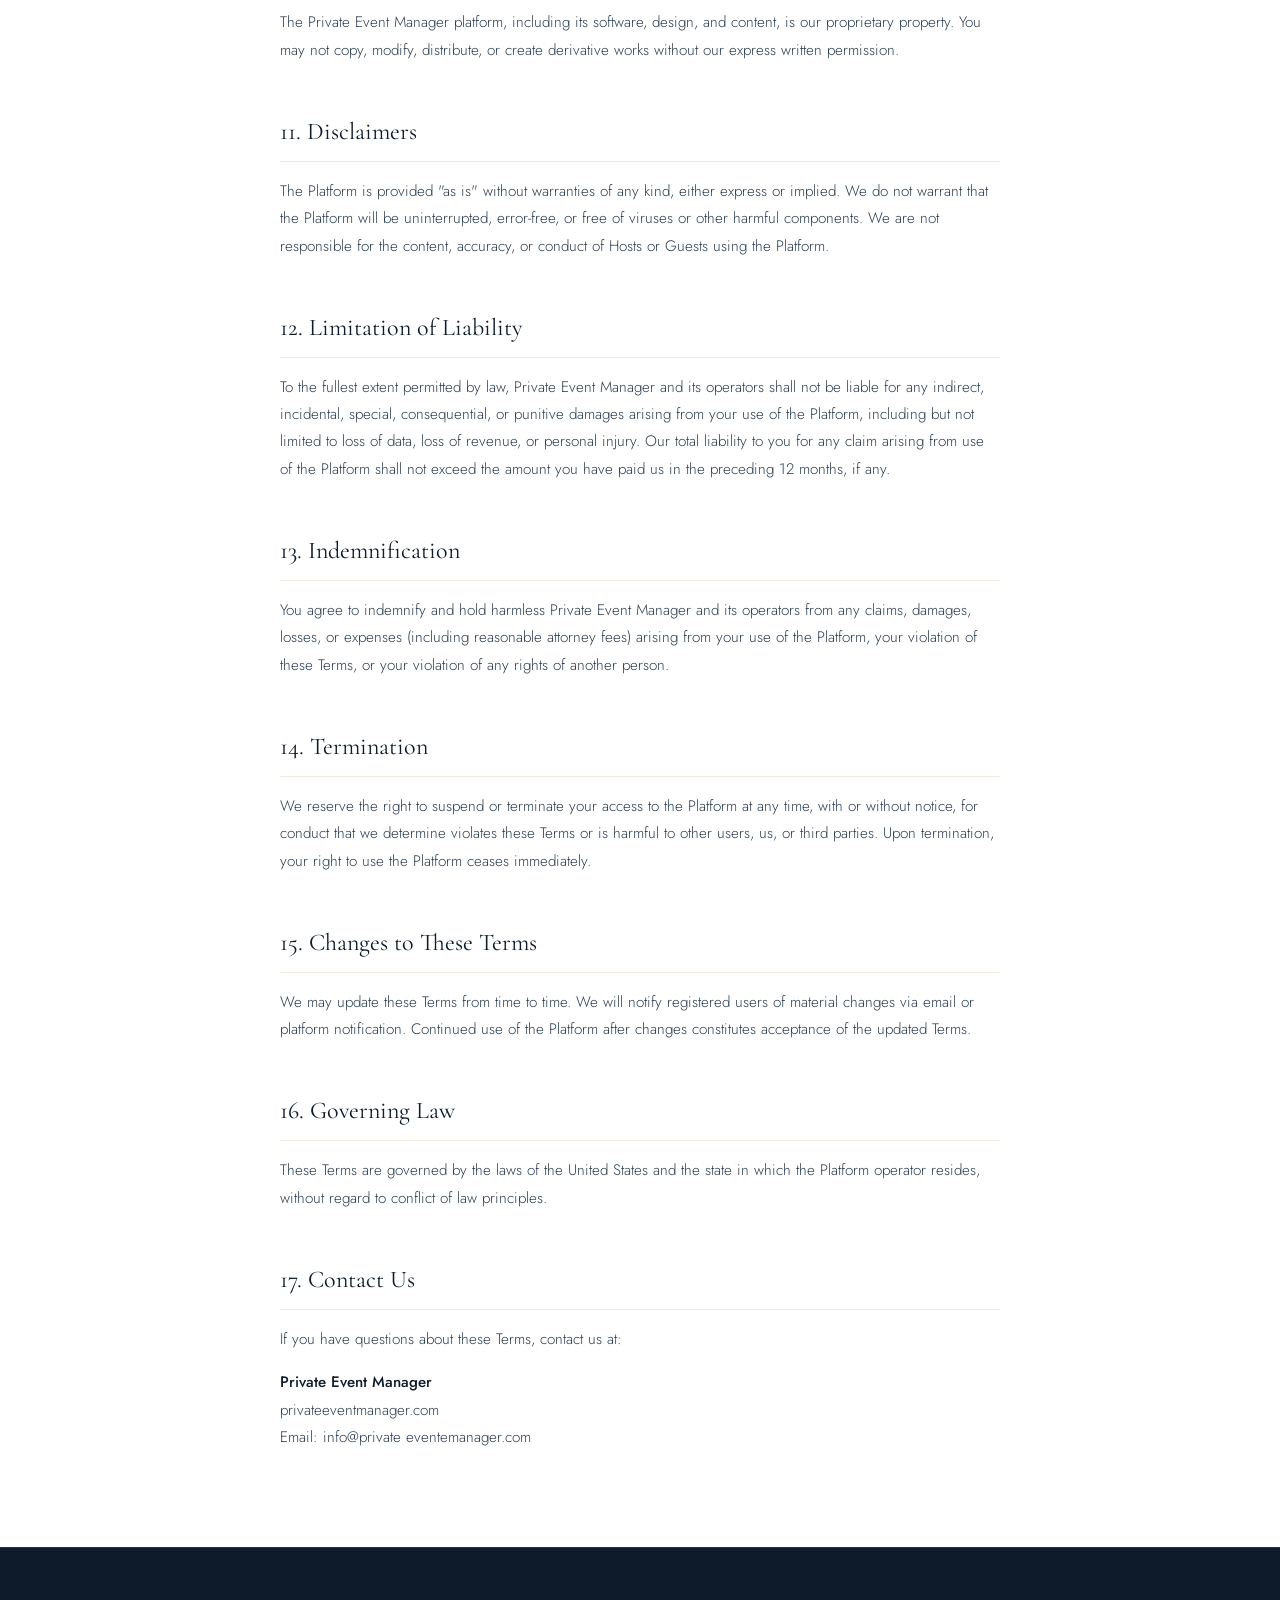
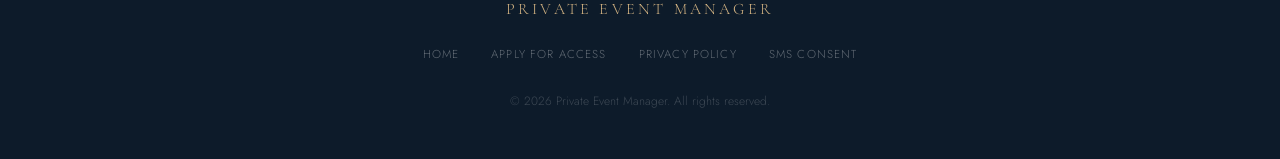
<file: terms-and-conditions/index.html>
<!DOCTYPE html>
<html lang="en">
<head>
<meta charset="UTF-8">
<meta name="viewport" content="width=device-width, initial-scale=1.0">
<title>Terms &amp; Conditions — Private Event Manager</title>
<link rel="stylesheet" href="../style.css">
</head>
<body>

<nav>
  <a href="/" class="nav-brand">Private Event Manager</a>
  <ul class="nav-links">
    <li><a href="/">Home</a></li>
    <li><a href="../signup/">Apply for Access</a></li>
    <li><a href="../privacy-policy/">Privacy Policy</a></li>
  </ul>
</nav>

<div class="doc-hero" style="padding-top:6rem">
  <p class="section-label">Legal</p>
  <h1>Terms &amp; Conditions</h1>
  <p class="last-updated">Last updated: April 2026</p>
</div>

<div class="doc-content">
  <div class="doc-body">

    <p>These Terms and Conditions ("Terms") govern your use of the Private Event Manager platform ("Platform") operated at privateeventmanager.com. By accessing or using the Platform, you agree to be bound by these Terms. If you do not agree, do not use the Platform.</p>

    <h2>1. Platform Description</h2>
    <p>Private Event Manager is an invitation-only event management platform that allows event organizers ("Hosts") to manage private, closed events and communicate with invited guests ("Guests") via SMS and in-platform messaging. Access to the Platform is granted either by submitting a public application at privateeventmanager.com/signup/ which is reviewed and approved by a host, or by receiving a direct email invitation from a host.</p>

    <h2>2. Eligibility</h2>
    <ul>
      <li>You must be at least 18 years of age to use this Platform.</li>
      <li>You must have been approved through a public application or received a valid invitation from a registered Host.</li>
      <li>You must provide accurate information when completing your profile.</li>
      <li>You may not use the Platform on behalf of another person without their explicit consent.</li>
    </ul>

    <h2>3. Accounts and Access</h2>
    <p>Your account is personal and non-transferable. You are responsible for maintaining the confidentiality of your login credentials. You agree to notify us immediately of any unauthorized use of your account. We reserve the right to suspend or terminate accounts that violate these Terms.</p>

    <h2>4. Host Responsibilities</h2>
    <p>If you use the Platform as a Host, you agree to:</p>
    <ul>
      <li>Only invite individuals through the Platform's official invitation flow — do not add contact information for people who have not agreed to be contacted.</li>
      <li>Review and vet applications in good faith within a reasonable time period.</li>
      <li>Use the Platform only for lawful purposes and private events.</li>
      <li>Not use the Platform to harass, spam, or contact individuals without their consent.</li>
      <li>Ensure the events you create comply with all applicable laws and regulations in your jurisdiction.</li>
      <li>Take responsibility for the content of events you create and communications you send.</li>
      <li>Maintain the privacy of your guests and not share their contact information outside the Platform.</li>
    </ul>

    <h2>5. Guest Responsibilities</h2>
    <p>If you use the Platform as a Guest, you agree to:</p>
    <ul>
      <li>Use the Platform only for its intended purpose of managing your event attendance.</li>
      <li>Not attempt to access events you have not been invited to.</li>
      <li>Keep your account credentials secure.</li>
      <li>Update your contact information if it changes.</li>
    </ul>

    <h2>6. SMS Communications</h2>
    <p>SMS notifications are only sent to users who have explicitly opted in by entering a phone number and checking the SMS consent checkbox during registration. Providing a phone number alone does not constitute consent to receive SMS messages.</p>
    <p>SMS messages are transactional in nature and relate directly to your use of the Platform, including event invitations, RSVP reminders, pre-event reminders, and cancellation notices.</p>
    <p>You may opt out at any time by replying STOP to any message. Your account and event access remain fully active after opting out. You may re-enable SMS at any time by replying START or updating your notification settings in your account profile. Message and data rates may apply.</p>

    <h2>7. Application Queue and Data Deletion</h2>
    <p>Applications submitted through the public sign-up form are held for a maximum of 3 days pending host review. If an application is not approved within 3 days, it is automatically and permanently deleted from our systems and the applicant will receive a final email confirming their information has been removed. Declined applications are also permanently deleted immediately. We do not retain personal information for unapproved or declined applicants.</p>
    <p>Applicants are welcome to reapply as many times as they wish. There is no limit on reapplication.</p>

    <h2>8. Privacy</h2>
    <p>Your use of the Platform is also governed by our Privacy Policy, which is incorporated into these Terms by reference. Please review our Privacy Policy at privateeventmanager.com/privacy-policy.</p>

    <h2>9. Prohibited Uses</h2>
    <p>You may not use the Platform to:</p>
    <ul>
      <li>Send unsolicited messages or spam</li>
      <li>Harass, threaten, or harm other users</li>
      <li>Collect or harvest personal information about other users</li>
      <li>Impersonate any person or entity</li>
      <li>Violate any applicable law or regulation</li>
      <li>Attempt to gain unauthorized access to the Platform or other accounts</li>
      <li>Interfere with or disrupt the Platform's operation</li>
      <li>Use the Platform for any commercial purpose other than its intended use</li>
    </ul>

    <h2>10. Intellectual Property</h2>
    <p>The Private Event Manager platform, including its software, design, and content, is our proprietary property. You may not copy, modify, distribute, or create derivative works without our express written permission.</p>

    <h2>11. Disclaimers</h2>
    <p>The Platform is provided "as is" without warranties of any kind, either express or implied. We do not warrant that the Platform will be uninterrupted, error-free, or free of viruses or other harmful components. We are not responsible for the content, accuracy, or conduct of Hosts or Guests using the Platform.</p>

    <h2>12. Limitation of Liability</h2>
    <p>To the fullest extent permitted by law, Private Event Manager and its operators shall not be liable for any indirect, incidental, special, consequential, or punitive damages arising from your use of the Platform, including but not limited to loss of data, loss of revenue, or personal injury. Our total liability to you for any claim arising from use of the Platform shall not exceed the amount you have paid us in the preceding 12 months, if any.</p>

    <h2>13. Indemnification</h2>
    <p>You agree to indemnify and hold harmless Private Event Manager and its operators from any claims, damages, losses, or expenses (including reasonable attorney fees) arising from your use of the Platform, your violation of these Terms, or your violation of any rights of another person.</p>

    <h2>14. Termination</h2>
    <p>We reserve the right to suspend or terminate your access to the Platform at any time, with or without notice, for conduct that we determine violates these Terms or is harmful to other users, us, or third parties. Upon termination, your right to use the Platform ceases immediately.</p>

    <h2>15. Changes to These Terms</h2>
    <p>We may update these Terms from time to time. We will notify registered users of material changes via email or platform notification. Continued use of the Platform after changes constitutes acceptance of the updated Terms.</p>

    <h2>16. Governing Law</h2>
    <p>These Terms are governed by the laws of the United States and the state in which the Platform operator resides, without regard to conflict of law principles.</p>

    <h2>17. Contact Us</h2>
    <p>If you have questions about these Terms, contact us at:</p>
    <p><strong>Private Event Manager</strong><br>
    privateeventmanager.com<br>
    Email: <span class="email-protect">moc.reganametneve etavirp@ofni</span></p>

  </div>
</div>

<footer>
  <p class="footer-brand">Private Event Manager</p>
  <ul class="footer-links">
    <li><a href="/">Home</a></li>
    <li><a href="../signup/">Apply for Access</a></li>
    <li><a href="../privacy-policy/">Privacy Policy</a></li>
    <li><a href="../sms-consent/">SMS Consent</a></li>
  </ul>
  <p class="footer-copy">&copy; 2026 Private Event Manager. All rights reserved.</p>
</footer>

</body>
</html>
</file>
<file: style.css>
@import url('https://fonts.googleapis.com/css2?family=Cormorant+Garamond:ital,wght@0,300;0,400;0,600;1,300;1,400&family=Jost:wght@300;400;500&display=swap');

*, *::before, *::after { box-sizing: border-box; margin: 0; padding: 0; }

:root {
  --navy: #0d1b2a;
  --navy-mid: #162435;
  --navy-light: #1e3048;
  --gold: #b8975a;
  --gold-light: #d4b483;
  --cream: #f8f5f0;
  --text: #2c3e50;
  --text-muted: #6b7c93;
  --white: #ffffff;
  --border: rgba(184,151,90,0.2);
  --max-width: 900px;
}

html { scroll-behavior: smooth; }

body {
  font-family: 'Jost', sans-serif;
  font-weight: 300;
  background: var(--cream);
  color: var(--text);
  line-height: 1.7;
  -webkit-font-smoothing: antialiased;
}

/* NAV */
nav {
  position: fixed;
  top: 0; left: 0; right: 0;
  z-index: 100;
  background: rgba(13,27,42,0.97);
  backdrop-filter: blur(12px);
  border-bottom: 1px solid var(--border);
  padding: 0 2rem;
  height: 64px;
  display: flex;
  align-items: center;
  justify-content: space-between;
}

.nav-brand {
  font-family: 'Cormorant Garamond', serif;
  font-size: 1.1rem;
  font-weight: 400;
  letter-spacing: 0.15em;
  color: var(--gold-light);
  text-decoration: none;
  text-transform: uppercase;
}

.nav-links {
  display: flex;
  gap: 2rem;
  list-style: none;
}

.nav-links a {
  font-size: 0.75rem;
  font-weight: 400;
  letter-spacing: 0.12em;
  text-transform: uppercase;
  color: rgba(255,255,255,0.6);
  text-decoration: none;
  transition: color 0.2s;
}

.nav-links a:hover { color: var(--gold-light); }

/* HERO */
.hero {
  min-height: 100vh;
  background: var(--navy);
  display: flex;
  align-items: center;
  justify-content: center;
  text-align: center;
  padding: 8rem 2rem 6rem;
  position: relative;
  overflow: hidden;
}

.hero::before {
  content: '';
  position: absolute;
  inset: 0;
  background: 
    radial-gradient(ellipse 80% 60% at 50% 0%, rgba(184,151,90,0.08) 0%, transparent 70%),
    radial-gradient(ellipse 40% 40% at 80% 80%, rgba(184,151,90,0.04) 0%, transparent 60%);
}

.hero-eyebrow {
  font-size: 0.7rem;
  font-weight: 400;
  letter-spacing: 0.25em;
  text-transform: uppercase;
  color: var(--gold);
  margin-bottom: 1.5rem;
}

.hero h1 {
  font-family: 'Cormorant Garamond', serif;
  font-size: clamp(2.5rem, 6vw, 4.5rem);
  font-weight: 300;
  line-height: 1.15;
  color: var(--white);
  margin-bottom: 1.5rem;
  max-width: 720px;
  margin-left: auto;
  margin-right: auto;
}

.hero h1 em {
  font-style: italic;
  color: var(--gold-light);
}

.hero-sub {
  font-size: 1rem;
  font-weight: 300;
  color: rgba(255,255,255,0.55);
  max-width: 500px;
  margin: 0 auto 3rem;
  letter-spacing: 0.02em;
}

.divider-gold {
  width: 48px;
  height: 1px;
  background: var(--gold);
  margin: 0 auto 2.5rem;
  opacity: 0.6;
}

/* BUTTONS */
.btn {
  display: inline-block;
  padding: 0.85rem 2.5rem;
  font-family: 'Jost', sans-serif;
  font-size: 0.75rem;
  font-weight: 500;
  letter-spacing: 0.15em;
  text-transform: uppercase;
  text-decoration: none;
  border-radius: 2px;
  transition: all 0.25s;
  cursor: pointer;
  border: none;
}

.btn-primary {
  background: var(--gold);
  color: var(--navy);
}
.btn-primary:hover {
  background: var(--gold-light);
  transform: translateY(-1px);
  box-shadow: 0 8px 24px rgba(184,151,90,0.25);
}

.btn-outline {
  background: transparent;
  color: var(--gold-light);
  border: 1px solid rgba(184,151,90,0.4);
}
.btn-outline:hover {
  border-color: var(--gold-light);
  background: rgba(184,151,90,0.06);
}

.btn-group {
  display: flex;
  gap: 1rem;
  justify-content: center;
  flex-wrap: wrap;
}

/* SECTIONS */
section {
  padding: 6rem 2rem;
}

.container {
  max-width: var(--max-width);
  margin: 0 auto;
}

.section-label {
  font-size: 0.65rem;
  font-weight: 500;
  letter-spacing: 0.25em;
  text-transform: uppercase;
  color: var(--gold);
  margin-bottom: 1rem;
}

.section-title {
  font-family: 'Cormorant Garamond', serif;
  font-size: clamp(1.8rem, 3.5vw, 2.8rem);
  font-weight: 300;
  line-height: 1.2;
  color: var(--navy);
  margin-bottom: 1.5rem;
}

.section-title em {
  font-style: italic;
  color: var(--gold);
}

.section-intro {
  font-size: 1rem;
  color: var(--text-muted);
  max-width: 560px;
  margin-bottom: 3rem;
}

/* FEATURES GRID */
.features-grid {
  display: grid;
  grid-template-columns: repeat(auto-fit, minmax(240px, 1fr));
  gap: 2rem;
  margin-top: 3rem;
}

.feature-card {
  background: var(--white);
  border: 1px solid rgba(0,0,0,0.06);
  padding: 2rem;
  border-radius: 3px;
  position: relative;
}

.feature-card::before {
  content: '';
  position: absolute;
  top: 0; left: 0; right: 0;
  height: 2px;
  background: linear-gradient(90deg, var(--gold), transparent);
}

.feature-icon {
  font-size: 1.5rem;
  margin-bottom: 1rem;
  opacity: 0.7;
}

.feature-card h3 {
  font-family: 'Cormorant Garamond', serif;
  font-size: 1.2rem;
  font-weight: 400;
  color: var(--navy);
  margin-bottom: 0.5rem;
}

.feature-card p {
  font-size: 0.875rem;
  color: var(--text-muted);
  line-height: 1.6;
}

/* HOW IT WORKS */
.steps {
  display: grid;
  grid-template-columns: repeat(auto-fit, minmax(200px, 1fr));
  gap: 0;
  margin-top: 3rem;
  position: relative;
}

.step {
  padding: 2rem;
  text-align: center;
  position: relative;
}

.step-number {
  font-family: 'Cormorant Garamond', serif;
  font-size: 3rem;
  font-weight: 300;
  color: var(--gold);
  opacity: 0.3;
  line-height: 1;
  margin-bottom: 1rem;
}

.step h3 {
  font-family: 'Cormorant Garamond', serif;
  font-size: 1.1rem;
  font-weight: 400;
  color: var(--navy);
  margin-bottom: 0.5rem;
}

.step p {
  font-size: 0.85rem;
  color: var(--text-muted);
}

/* DARK SECTION */
.section-dark {
  background: var(--navy);
  color: var(--white);
  text-align: center;
}

.section-dark .section-title { color: var(--white); }
.section-dark .section-intro { color: rgba(255,255,255,0.5); }

/* DOCUMENT PAGES */
.doc-hero {
  background: var(--navy);
  padding: 8rem 2rem 5rem;
  text-align: center;
}

.doc-hero .section-label { margin-bottom: 1rem; }

.doc-hero h1 {
  font-family: 'Cormorant Garamond', serif;
  font-size: clamp(2rem, 4vw, 3.2rem);
  font-weight: 300;
  color: var(--white);
  margin-bottom: 1rem;
}

.doc-hero .last-updated {
  font-size: 0.8rem;
  color: rgba(255,255,255,0.35);
  letter-spacing: 0.08em;
}

.doc-content {
  background: var(--white);
  padding: 5rem 2rem;
}

.doc-body {
  max-width: 720px;
  margin: 0 auto;
}

.doc-body h2 {
  font-family: 'Cormorant Garamond', serif;
  font-size: 1.5rem;
  font-weight: 400;
  color: var(--navy);
  margin: 3rem 0 1rem;
  padding-bottom: 0.5rem;
  border-bottom: 1px solid var(--border);
}

.doc-body h2:first-child { margin-top: 0; }

.doc-body p {
  font-size: 0.95rem;
  color: var(--text);
  margin-bottom: 1rem;
  line-height: 1.8;
}

.doc-body ul {
  margin: 0.5rem 0 1rem 1.5rem;
}

.doc-body ul li {
  font-size: 0.95rem;
  color: var(--text);
  margin-bottom: 0.4rem;
  line-height: 1.7;
}

.doc-body strong { color: var(--navy); font-weight: 500; }

.doc-body em {
  display: block;
  background: var(--cream);
  border-left: 3px solid var(--gold);
  padding: 0.75rem 1rem;
  font-style: italic;
  color: var(--text-muted);
  margin: 1rem 0;
  border-radius: 0 2px 2px 0;
}

/* SIGNUP PAGE */
.signup-section {
  min-height: calc(100vh - 64px);
  margin-top: 64px;
  display: grid;
  grid-template-columns: 1fr 1fr;
  align-items: stretch;
}

.signup-left {
  background: var(--navy);
  padding: 5rem 4rem;
  display: flex;
  flex-direction: column;
  justify-content: center;
  position: relative;
  overflow: hidden;
}

.signup-left::before {
  content: '';
  position: absolute;
  inset: 0;
  background: radial-gradient(ellipse 80% 80% at 0% 100%, rgba(184,151,90,0.08) 0%, transparent 70%);
}

.signup-left h2 {
  font-family: 'Cormorant Garamond', serif;
  font-size: 2.5rem;
  font-weight: 300;
  color: var(--white);
  line-height: 1.2;
  margin-bottom: 1.5rem;
  position: relative;
}

.signup-left h2 em {
  font-style: italic;
  color: var(--gold-light);
}

.signup-left p {
  font-size: 0.9rem;
  color: rgba(255,255,255,0.5);
  line-height: 1.8;
  margin-bottom: 1rem;
  position: relative;
}

.signup-points {
  list-style: none;
  margin-top: 2rem;
  position: relative;
}

.signup-points li {
  font-size: 0.85rem;
  color: rgba(255,255,255,0.55);
  padding: 0.4rem 0 0.4rem 1.5rem;
  position: relative;
}

.signup-points li::before {
  content: '—';
  position: absolute;
  left: 0;
  color: var(--gold);
  opacity: 0.6;
}

.signup-right {
  background: var(--cream);
  padding: 5rem 4rem;
  display: flex;
  flex-direction: column;
  justify-content: center;
}

.signup-right h3 {
  font-family: 'Cormorant Garamond', serif;
  font-size: 1.8rem;
  font-weight: 300;
  color: var(--navy);
  margin-bottom: 0.5rem;
}

.signup-right .sub {
  font-size: 0.85rem;
  color: var(--text-muted);
  margin-bottom: 2.5rem;
}

/* FORM STYLES */
.pem-form-group {
  margin-bottom: 1.25rem;
}

.pem-form-group label {
  display: block;
  font-size: 0.72rem;
  font-weight: 500;
  letter-spacing: 0.1em;
  text-transform: uppercase;
  color: var(--text-muted);
  margin-bottom: 0.4rem;
}

.pem-form-group input,
.pem-form-group select,
.pem-form-group textarea {
  width: 100%;
  padding: 0.75rem 1rem;
  background: var(--white);
  border: 1px solid rgba(0,0,0,0.12);
  border-radius: 2px;
  font-family: 'Jost', sans-serif;
  font-size: 0.9rem;
  font-weight: 300;
  color: var(--text);
  transition: border-color 0.2s;
  outline: none;
}

.pem-form-group input:focus,
.pem-form-group select:focus,
.pem-form-group textarea:focus {
  border-color: var(--gold);
  box-shadow: 0 0 0 3px rgba(184,151,90,0.08);
}

.pem-form-group textarea { resize: vertical; min-height: 90px; }

.pem-consent-box {
  background: var(--white);
  border: 1px solid rgba(184,151,90,0.2);
  border-radius: 2px;
  padding: 1rem;
  margin: 1rem 0;
}

.pem-consent-label {
  display: flex;
  gap: 0.75rem;
  align-items: flex-start;
  cursor: pointer;
  font-size: 0.82rem;
  color: var(--text);
  line-height: 1.5;
}

.pem-consent-label input[type="checkbox"] {
  width: auto;
  margin-top: 2px;
  flex-shrink: 0;
  accent-color: var(--gold);
}

.pem-form-note {
  font-size: 0.75rem;
  color: var(--text-muted);
  margin-top: 0.35rem;
  line-height: 1.5;
}

.pem-form-row-2 {
  display: grid;
  grid-template-columns: 1fr 1fr;
  gap: 1rem;
}

.pem-submit-btn {
  width: 100%;
  padding: 0.9rem;
  background: var(--navy);
  color: var(--white);
  border: none;
  border-radius: 2px;
  font-family: 'Jost', sans-serif;
  font-size: 0.75rem;
  font-weight: 500;
  letter-spacing: 0.15em;
  text-transform: uppercase;
  cursor: pointer;
  margin-top: 1rem;
  transition: all 0.2s;
}

.pem-submit-btn:hover {
  background: var(--navy-light);
  transform: translateY(-1px);
}

.pem-phone-consent { display: none; margin-top: 0.5rem; }

/* SMS CONSENT PAGE */
.consent-page {
  margin-top: 64px;
  padding: 6rem 2rem;
  background: var(--white);
}

.consent-header {
  text-align: center;
  margin-bottom: 4rem;
}

.consent-box {
  background: var(--cream);
  border: 1px solid var(--border);
  border-radius: 3px;
  padding: 2.5rem;
  margin: 2rem 0;
}

.consent-box h3 {
  font-family: 'Cormorant Garamond', serif;
  font-size: 1.3rem;
  font-weight: 400;
  color: var(--navy);
  margin-bottom: 1rem;
}

.consent-statement {
  background: var(--navy);
  color: var(--white);
  padding: 1.25rem 1.5rem;
  border-radius: 2px;
  font-size: 0.9rem;
  line-height: 1.7;
  margin: 1rem 0;
  font-style: italic;
}

/* FOOTER */
footer {
  background: var(--navy);
  border-top: 1px solid var(--border);
  padding: 3rem 2rem;
  text-align: center;
}

.footer-brand {
  font-family: 'Cormorant Garamond', serif;
  font-size: 1rem;
  font-weight: 300;
  letter-spacing: 0.2em;
  text-transform: uppercase;
  color: var(--gold-light);
  margin-bottom: 1rem;
}

.footer-links {
  display: flex;
  gap: 2rem;
  justify-content: center;
  list-style: none;
  margin-bottom: 1.5rem;
  flex-wrap: wrap;
}

.footer-links a {
  font-size: 0.72rem;
  letter-spacing: 0.1em;
  text-transform: uppercase;
  color: rgba(255,255,255,0.35);
  text-decoration: none;
  transition: color 0.2s;
}

.footer-links a:hover { color: var(--gold-light); }

.footer-copy {
  font-size: 0.75rem;
  color: rgba(255,255,255,0.2);
}

/* OBFUSCATED EMAIL */
.email-protect {
  unicode-bidi: bidi-override;
  direction: rtl;
  display: inline-block;
}

/* RESPONSIVE */
@media (max-width: 768px) {
  .signup-section { grid-template-columns: 1fr; }
  .signup-left { padding: 4rem 2rem 3rem; }
  .signup-right { padding: 3rem 2rem 4rem; }
  .pem-form-row-2 { grid-template-columns: 1fr; }
  .nav-links { display: none; }
  .steps { grid-template-columns: 1fr 1fr; }
}

@media (max-width: 480px) {
  .steps { grid-template-columns: 1fr; }
  .features-grid { grid-template-columns: 1fr; }
}

/* ANIMATIONS */
@keyframes fadeUp {
  from { opacity: 0; transform: translateY(20px); }
  to { opacity: 1; transform: translateY(0); }
}

.hero > * { animation: fadeUp 0.8s ease forwards; }
.hero .hero-eyebrow { animation-delay: 0.1s; }
.hero h1 { animation-delay: 0.25s; }
.hero .divider-gold { animation-delay: 0.4s; }
.hero .hero-sub { animation-delay: 0.5s; }
.hero .btn-group { animation-delay: 0.65s; }
</file>
